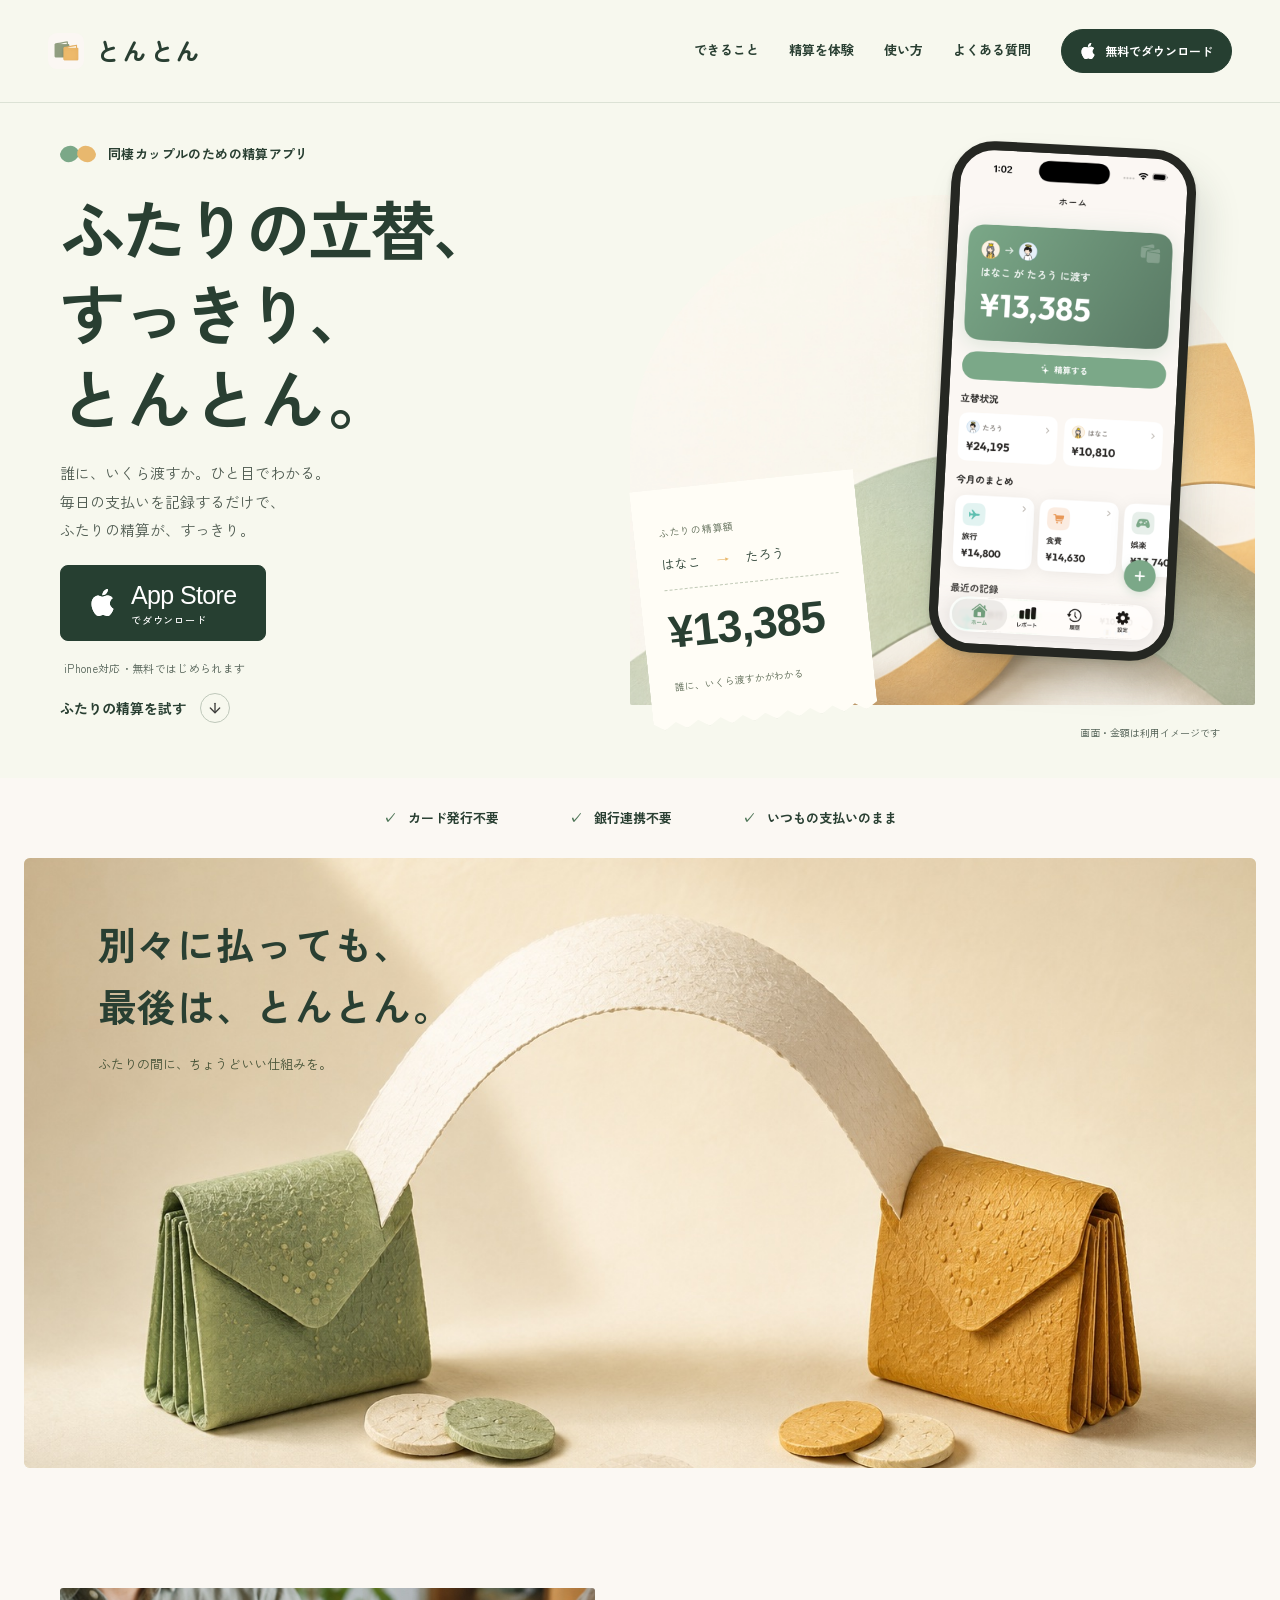
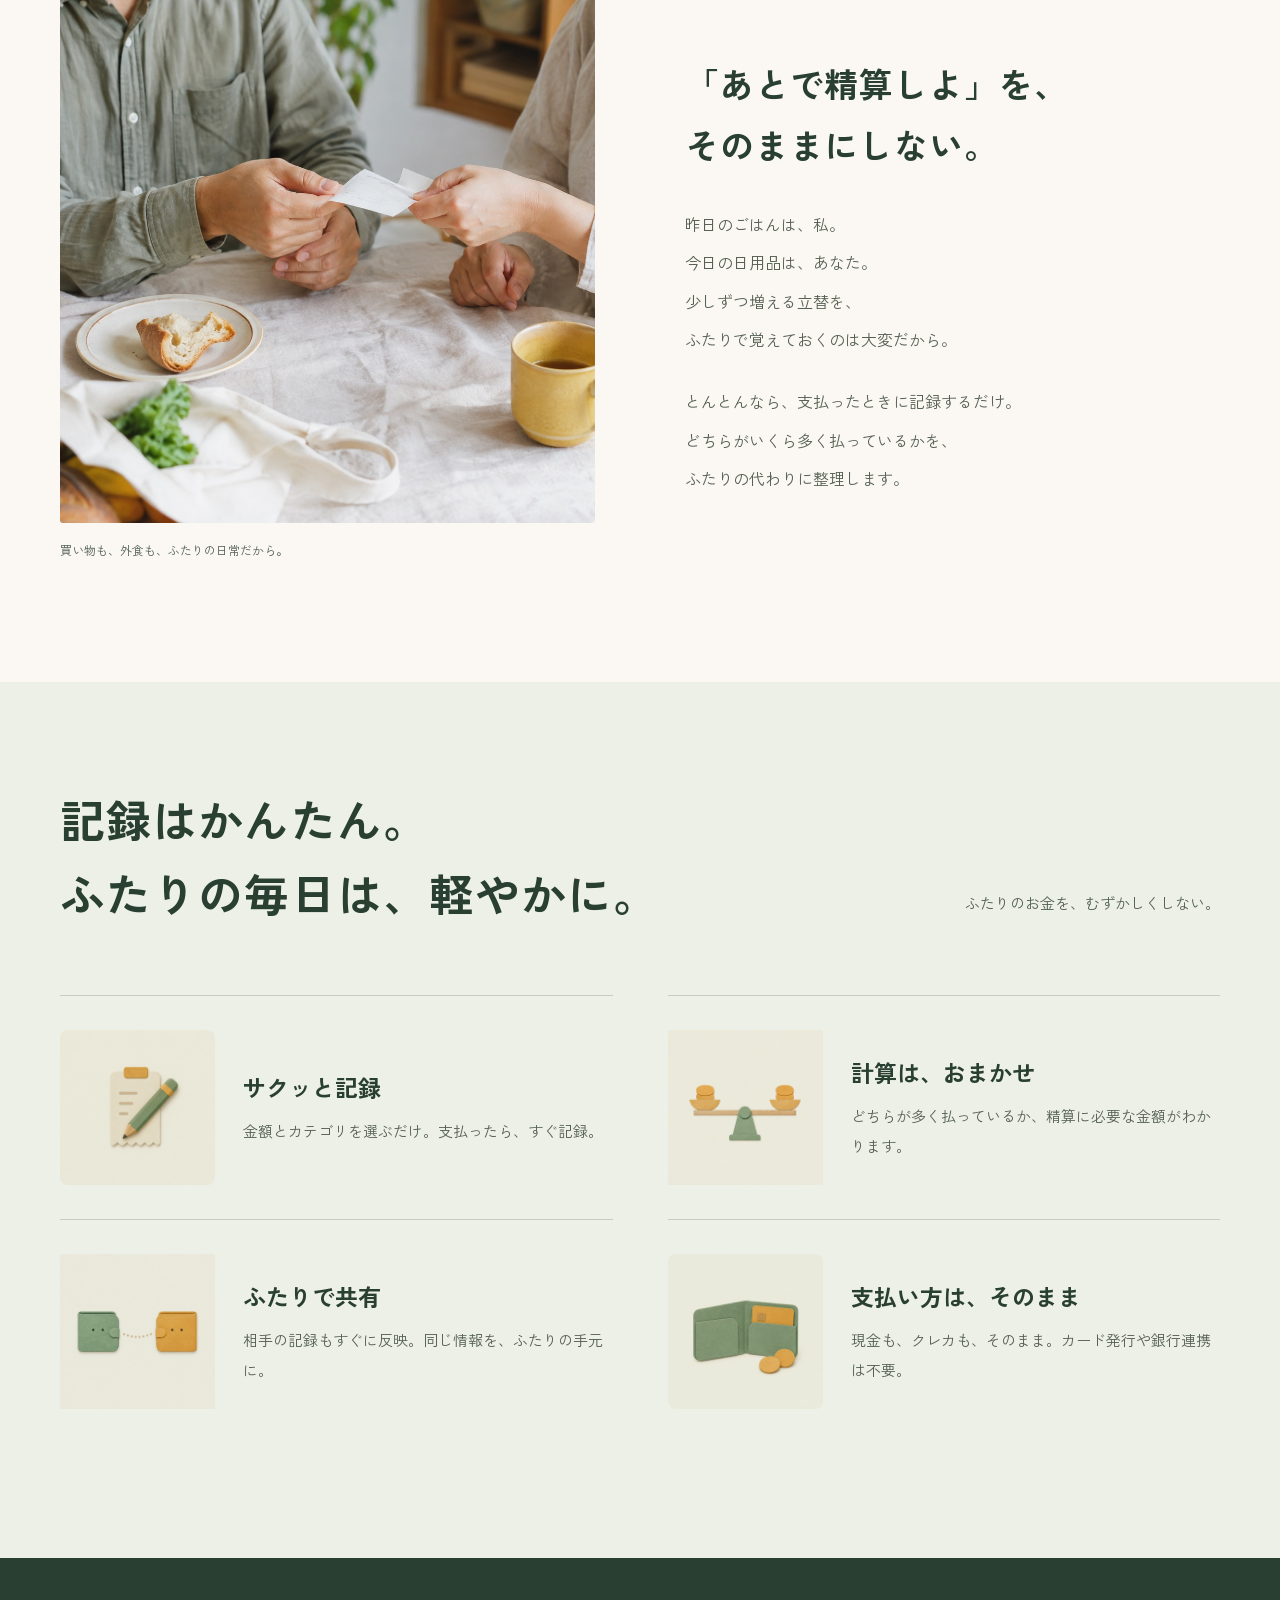
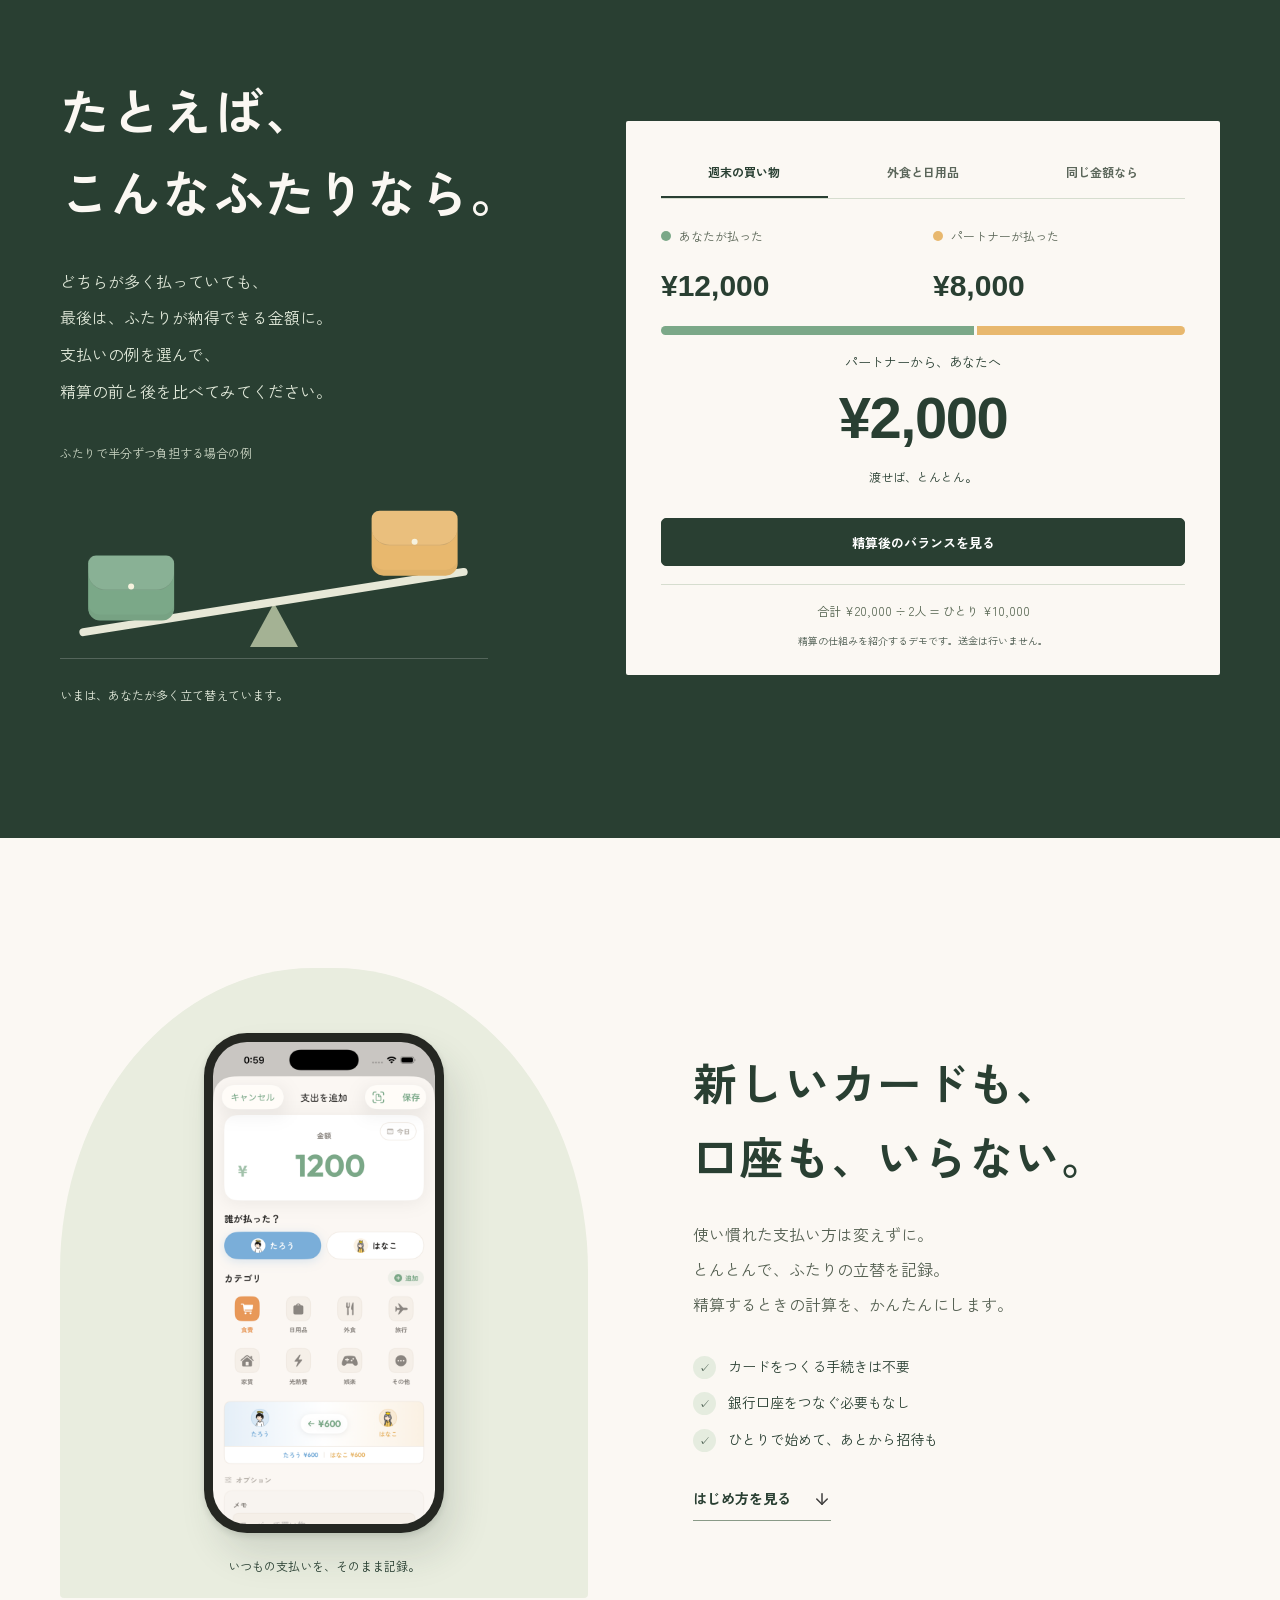
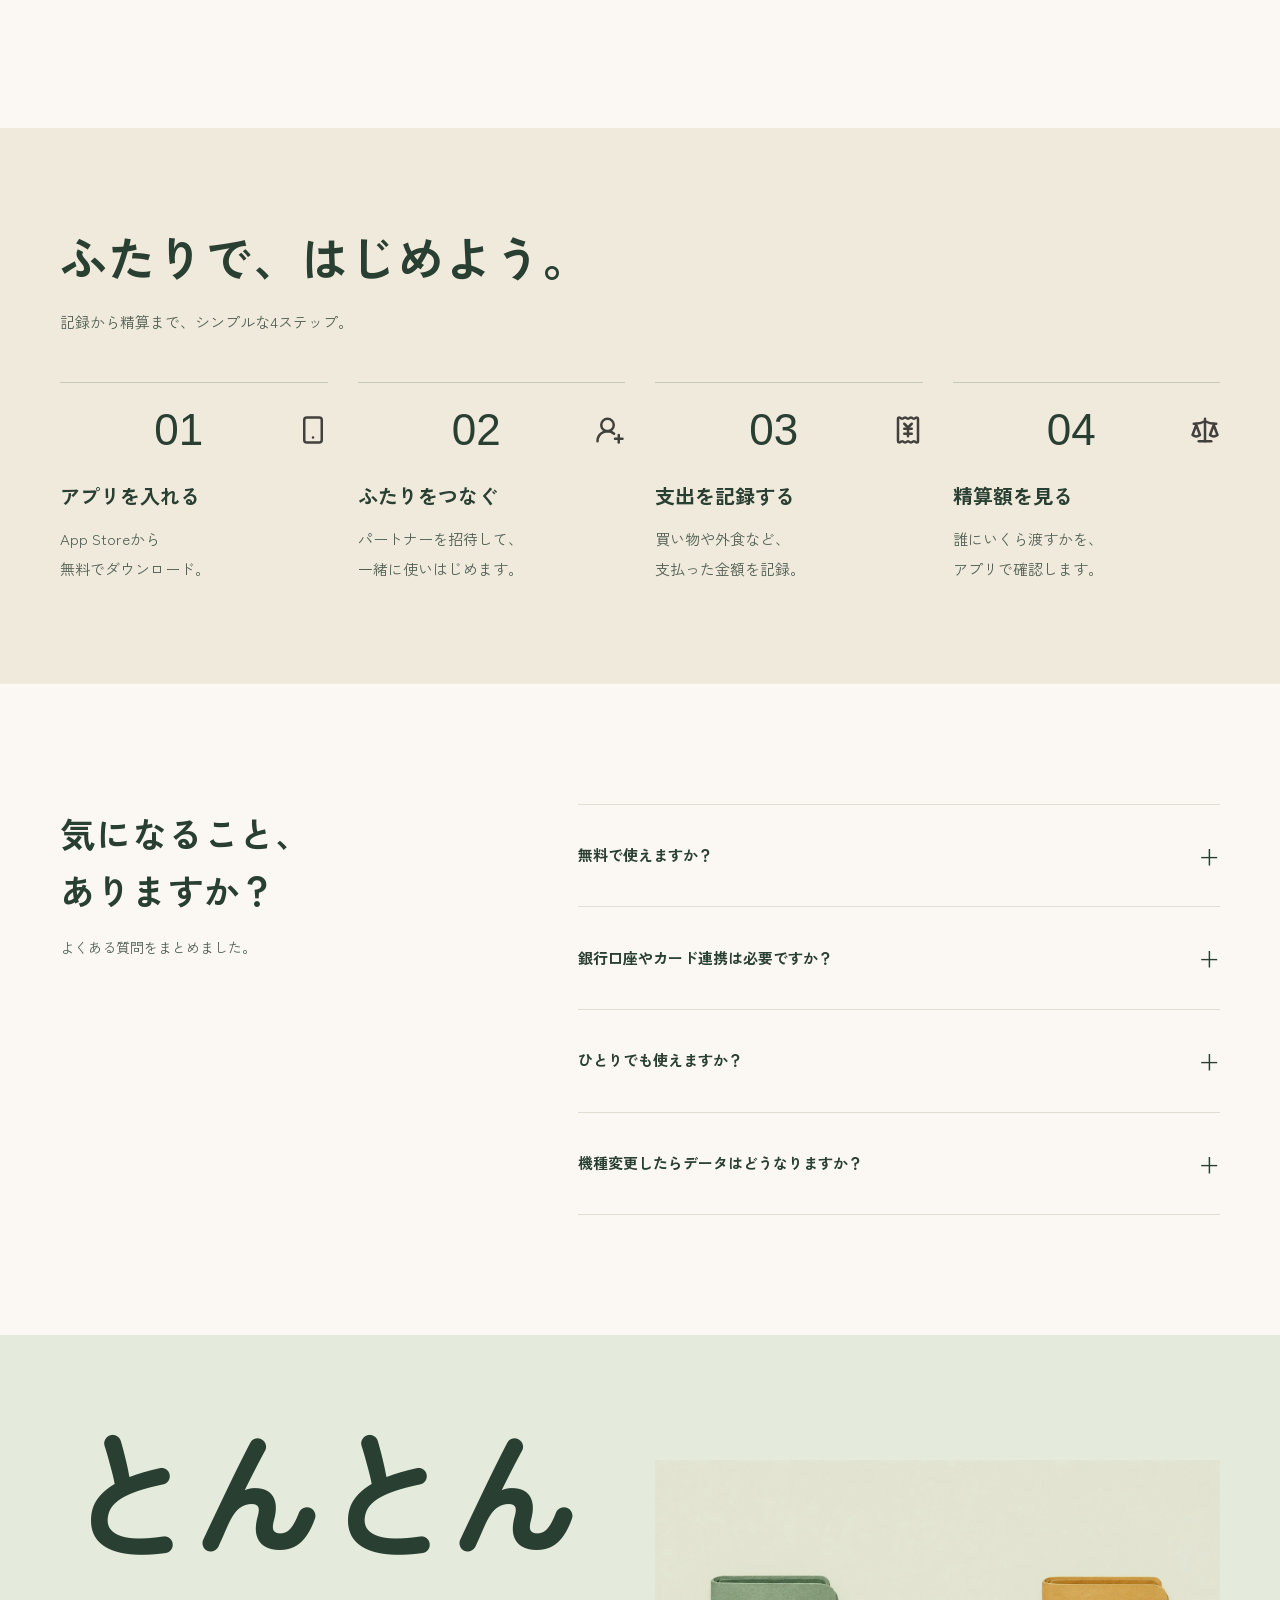
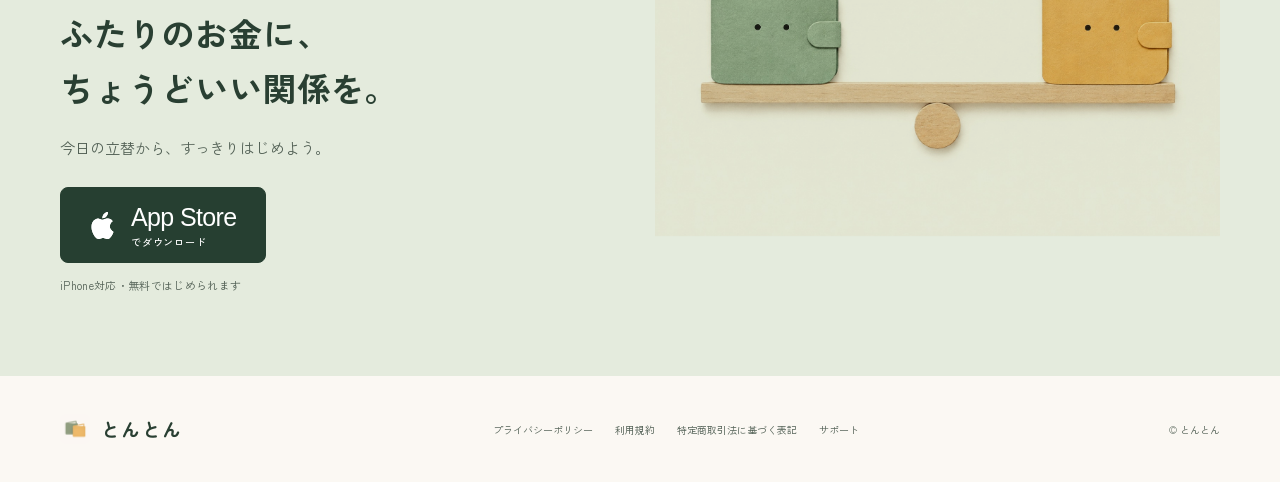
<file: index.html>
<!DOCTYPE html>
<html lang="ja">
<head>
<meta charset="utf-8">
<meta name="viewport" content="width=device-width, initial-scale=1">
<title>とんとん — 同棲カップルのための割り勘・立替精算アプリ</title>
<meta name="description" content="同棲カップル・ふたり暮らしのための割り勘・立替精算アプリ「とんとん」。支出を記録するだけで、どちらがいくら多く払っているか自動で計算。カード発行も銀行連携も不要。iPhone対応・無料でダウンロード。">
<link rel="canonical" href="https://tontonjp.com/">
<meta property="og:title" content="とんとん — ふたりの立替、もう迷わない。">
<meta property="og:description" content="同棲カップルのための割り勘・精算アプリ。記録するだけで、どちらがいくら多く払っているかすぐにわかります。">
<meta property="og:type" content="website">
<meta property="og:url" content="https://tontonjp.com/">
<meta property="og:image" content="https://koachan-dev.github.io/tonton-lp/assets/img/v2/ogp.png">
<meta property="og:site_name" content="とんとん">
<meta property="og:locale" content="ja_JP">
<meta name="twitter:card" content="summary_large_image">
<script type="application/ld+json">
{
  "@context": "https://schema.org",
  "@type": "SoftwareApplication",
  "name": "とんとん",
  "operatingSystem": "iOS",
  "applicationCategory": "FinanceApplication",
  "description": "同棲カップルのための割り勘・立替精算アプリ。支出を記録するだけで、どちらがいくら多く払っているか自動で計算します。",
  "url": "https://koachan-dev.github.io/tonton-lp/",
  "installUrl": "https://apps.apple.com/jp/app/id6760719046",
  "offers": { "@type": "Offer", "price": "0", "priceCurrency": "JPY" }
}
</script>
<script type="application/ld+json">
{
  "@context": "https://schema.org",
  "@type": "FAQPage",
  "mainEntity": [
    { "@type": "Question", "name": "無料で使えますか？", "acceptedAnswer": { "@type": "Answer", "text": "はい、無料でお使いいただけます。記録も精算もそのままどうぞ。" } },
    { "@type": "Question", "name": "銀行口座やカード連携は必要ですか？", "acceptedAnswer": { "@type": "Answer", "text": "いいえ、必要ありません。支払った金額を記録するだけで精算額がわかるので、口座やカードをつなぐ手続きは一切不要です。" } },
    { "@type": "Question", "name": "ひとりでも使えますか？", "acceptedAnswer": { "@type": "Answer", "text": "使えます。まずひとりで記録を始めて、あとからパートナーを招待してふたりの記録をつなげることもできます。" } },
    { "@type": "Question", "name": "機種変更したらデータはどうなりますか？", "acceptedAnswer": { "@type": "Answer", "text": "新しい端末でログインし直すだけで、これまでの記録はそのまま引き継がれます。" } }
  ]
}
</script>
<link rel="icon" type="image/png" href="assets/img/app-icon.png">
<link rel="apple-touch-icon" href="assets/img/app-icon.png">
<link rel="preload" as="image" href="assets/img/screen-home.png">
<link rel="preconnect" href="https://fonts.googleapis.com">
<link rel="preconnect" href="https://fonts.gstatic.com" crossorigin>
<link href="https://fonts.googleapis.com/css2?family=Zen+Maru+Gothic:wght@500;700&family=Zen+Kaku+Gothic+New:wght@400;500;700&display=swap" rel="stylesheet">
<link rel="stylesheet" href="assets/lp.css">
<link rel="stylesheet" href="assets/editorial.css?v=signature-1">
<script src="assets/lp.js?v=signature-1" defer></script>
</head>
<body>
<a class="skip-link" href="#main">本文へスキップ</a>
<header class="site-header">
  <a class="brand" href="#top" aria-label="とんとん トップへ"><img src="assets/img/app-icon.png" alt="" width="36" height="36"><span>とんとん</span></a>
  <nav aria-label="メインナビゲーション"><a class="nav-text" href="#features">できること</a><a class="nav-text" href="#demo">精算を体験</a><a class="nav-text" href="#how">使い方</a><a class="nav-text" href="#faq">よくある質問</a><a class="button button-small" href="https://apps.apple.com/jp/app/id6760719046" target="_blank" rel="noopener"><img class="apple-icon" src="assets/icons/apple.svg" alt="" width="26" height="26" aria-hidden="true"><span>無料でダウンロード</span></a></nav>
</header>
<main id="main">
<section class="hero wrap" id="top" aria-labelledby="hero-title">
  <div class="hero-copy"><p class="audience"><span class="pair-dot" aria-hidden="true"></span>同棲カップルのための精算アプリ</p>
    <h1 id="hero-title"><span>ふたりの立替、</span><br><span>すっきり、</span><br><span>とんとん。</span></h1>
    <p class="lead">誰に、いくら渡すか。ひと目でわかる。<br>毎日の支払いを記録するだけで、<br class="desktop-break">ふたりの精算が、すっきり。</p>
    <a class="button" href="https://apps.apple.com/jp/app/id6760719046" target="_blank" rel="noopener"><img class="apple-icon" src="assets/icons/apple.svg" alt="" width="26" height="26" aria-hidden="true"><span class="store-label"><span>App Store</span><small>でダウンロード</small></span></a>
    <p class="download-note">iPhone対応・無料ではじめられます</p>
    <a class="hero-discover text-link" href="#demo">ふたりの精算を試す <img class="line-icon" src="assets/icons/arrow-down.svg" width="18" height="18" alt=""></a>
  </div>
  <div class="hero-art">
    <img class="hero-paper" src="assets/img/v2/hero-paper.jpg" alt="" width="1536" height="1024" fetchpriority="high">
    <div class="phone hero-phone"><img src="assets/img/screen-home.png" alt="とんとんのホーム画面。はなこがたろうに渡す金額13,385円が表示されています" width="608" height="1322" fetchpriority="high"></div>
    <div class="settlement"><span class="settlement-label">ふたりの精算額</span><p>はなこ <span aria-hidden="true">→</span> たろう</p><strong>¥13,385</strong><small>誰に、いくら渡すかがわかる</small></div>
    <span class="sample-note">画面・金額は利用イメージです</span>
  </div>
</section>
<div class="reassurance wrap"><span>カード発行不要</span><span>銀行連携不要</span><span>いつもの支払いのまま</span></div>
<section class="brand-scene" aria-labelledby="scene-title"><div class="scene-caption"><h2 id="scene-title">別々に払っても、<br>最後は、とんとん。</h2><p>ふたりの間に、ちょうどいい仕組みを。</p></div><img src="assets/img/v3/wallet-bridge.jpg" alt="緑と黄色の財布が、一枚の紙のアーチでつながるイメージ" width="1536" height="1024" loading="lazy"></section>
<section class="story wrap" aria-labelledby="story-title">
  <figure class="story-photo"><img src="assets/img/v2/life-table.jpg" alt="朝の食卓で、ふたりが買い物のレシートを確認しているイメージ" width="1536" height="1024" loading="lazy"><figcaption>買い物も、外食も、ふたりの日常だから。</figcaption></figure>
  <div class="story-copy"><h2 id="story-title">「あとで精算しよ」を、<br>そのままにしない。</h2><p>昨日のごはんは、私。<br>今日の日用品は、あなた。<br>少しずつ増える立替を、<br>ふたりで覚えておくのは大変だから。</p><p>とんとんなら、支払ったときに記録するだけ。<br>どちらがいくら多く払っているかを、<br>ふたりの代わりに整理します。</p></div>
</section>
<section class="features section" id="features" aria-labelledby="features-title">
  <div class="wrap"><div class="section-heading"><h2 id="features-title">記録はかんたん。<br>ふたりの毎日は、軽やかに。</h2><p>ふたりのお金を、むずかしくしない。</p></div>
  <div class="feature-grid">
    <article class="feature"><img src="assets/img/v2/record.jpg" alt="" width="640" height="640" loading="lazy"><h3>サクッと記録</h3><p>金額とカテゴリを選ぶだけ。<br>支払ったら、すぐ記録。</p></article>
    <article class="feature"><img src="assets/img/v2/settle.jpg" alt="" width="640" height="640" loading="lazy"><h3>計算は、おまかせ</h3><p>どちらが多く払っているか、<br>精算に必要な金額がわかります。</p></article>
    <article class="feature"><img src="assets/img/v2/share.jpg" alt="" width="640" height="640" loading="lazy"><h3>ふたりで共有</h3><p>相手の記録もすぐに反映。<br>同じ情報を、ふたりの手元に。</p></article>
    <article class="feature"><img src="assets/img/v2/payment.jpg" alt="" width="640" height="640" loading="lazy"><h3>支払い方は、そのまま</h3><p>現金も、クレカも、そのまま。<br>カード発行や銀行連携は不要。</p></article>
  </div></div>
</section>
<section class="demo-section wrap" id="demo" aria-labelledby="demo-title">
  <div class="demo-copy"><h2 id="demo-title">たとえば、<br>こんなふたりなら。</h2><p>どちらが多く払っていても、<br>最後は、ふたりが納得できる金額に。<br>支払いの例を選んで、<br>精算の前と後を比べてみてください。</p><span class="demo-condition">ふたりで半分ずつ負担する場合の例</span>
    <div class="balance-stage" aria-hidden="true"><div class="balance-beam" id="balance-beam"><span class="balance-wallet wallet-you"></span><span class="balance-wallet wallet-partner"></span></div><span class="balance-fulcrum"></span><span class="balance-ground"></span></div>
    <p class="balance-state" id="balance-state">いまは、あなたが多く立て替えています。</p></div>
  <div class="demo-card">

    <div class="demo-presets" role="group" aria-label="支払いの例"><button type="button" data-scenario="weekend" aria-pressed="true" disabled>週末の買い物</button><button type="button" data-scenario="dinner" aria-pressed="false" disabled>外食と日用品</button><button type="button" data-scenario="equal" aria-pressed="false" disabled>同じ金額なら</button></div>
    <div class="demo-payments"><div class="demo-person"><span class="person-dot sage" aria-hidden="true"></span><span>あなたが払った</span><strong id="paid-you">¥12,000</strong></div><div class="demo-person"><span class="person-dot honey" aria-hidden="true"></span><span>パートナーが払った</span><strong id="paid-partner">¥8,000</strong></div></div>
    <div class="payment-bar" aria-hidden="true"><span id="bar-you" style="width:60%"></span><span id="bar-partner" style="width:40%"></span></div>
    <div class="demo-result" role="status" aria-live="polite" aria-atomic="true"><p id="demo-direction">パートナーから、あなたへ</p><strong id="demo-amount">¥2,000</strong><span id="demo-caption">渡せば、とんとん。</span></div>
    <button class="balance-action" type="button" id="balance-action" disabled>精算後のバランスを見る</button>
    <p class="demo-explanation" id="demo-explanation">合計 ¥20,000 ÷ 2人 = ひとり ¥10,000</p>
    <p class="demo-note">精算の仕組みを紹介するデモです。送金は行いません。</p>
    <noscript><p class="demo-note">例の切り替えにはJavaScriptを有効にしてください。</p></noscript>
  </div>
</section>
<section class="record-section wrap" aria-labelledby="record-title">
  <div class="record-art"><div class="record-orbit" aria-hidden="true"></div><div class="phone record-phone"><img src="assets/img/screen-record.png" alt="支出追加画面で金額とカテゴリを入力するイメージ" width="608" height="1322" loading="lazy"></div><span class="record-caption">いつもの支払いを、そのまま記録。</span></div>
  <div class="record-copy"><h2 id="record-title">新しいカードも、<br>口座も、いらない。</h2><p>使い慣れた支払い方は変えずに。<br>とんとんで、ふたりの立替を記録。<br>精算するときの計算を、かんたんにします。</p><ul class="check-list"><li>カードをつくる手続きは不要</li><li>銀行口座をつなぐ必要もなし</li><li>ひとりで始めて、あとから招待も</li></ul><a class="text-link" href="#how">はじめ方を見る <img class="line-icon" src="assets/icons/arrow-down.svg" width="18" height="18" alt=""></a></div>
</section>
<section class="how section" id="how" aria-labelledby="how-title"><div class="wrap"><div class="section-heading"><h2 id="how-title">ふたりで、はじめよう。</h2><p>記録から精算まで、シンプルな4ステップ。</p></div>
<ol class="steps"><li><span class="step-number">01</span><img class="step-icon" src="assets/icons/smartphone.svg" alt="" width="32" height="32" loading="lazy"><h3>アプリを入れる</h3><p>App Storeから<br>無料でダウンロード。</p></li><li><span class="step-number">02</span><img class="step-icon" src="assets/icons/user-round-plus.svg" alt="" width="32" height="32" loading="lazy"><h3>ふたりをつなぐ</h3><p>パートナーを招待して、<br>一緒に使いはじめます。</p></li><li><span class="step-number">03</span><img class="step-icon" src="assets/icons/receipt-japanese-yen.svg" alt="" width="32" height="32" loading="lazy"><h3>支出を記録する</h3><p>買い物や外食など、<br>支払った金額を記録。</p></li><li><span class="step-number">04</span><img class="step-icon" src="assets/icons/scale.svg" alt="" width="32" height="32" loading="lazy"><h3>精算額を見る</h3><p>誰にいくら渡すかを、<br>アプリで確認します。</p></li></ol></div></section>
<section class="faq wrap" id="faq" aria-labelledby="faq-title"><div class="faq-heading"><h2 id="faq-title">気になること、<br>ありますか？</h2><p>よくある質問をまとめました。</p></div><div class="faq-list">
<details><summary>無料で使えますか？</summary><p>はい、無料でお使いいただけます。記録も精算もそのままどうぞ。</p></details>
<details><summary>銀行口座やカード連携は必要ですか？</summary><p>いいえ、必要ありません。支払った金額を記録するだけで精算額がわかるので、口座やカードをつなぐ手続きは一切不要です。</p></details>
<details><summary>ひとりでも使えますか？</summary><p>使えます。まずひとりで記録を始めて、あとからパートナーを招待してふたりの記録をつなげることもできます。</p></details>
<details><summary>機種変更したらデータはどうなりますか？</summary><p>新しい端末でログインし直すだけで、これまでの記録はそのまま引き継がれます。</p></details>
</div></section>
<section class="closing" id="cta" aria-labelledby="cta-title"><div class="closing-inner wrap"><div class="closing-copy"><span class="brand closing-brand">とんとん</span><h2 id="cta-title">ふたりのお金に、<br>ちょうどいい関係を。</h2><p>今日の立替から、すっきりはじめよう。</p><a class="button" href="https://apps.apple.com/jp/app/id6760719046" target="_blank" rel="noopener"><img class="apple-icon" src="assets/icons/apple.svg" alt="" width="26" height="26" aria-hidden="true"><span class="store-label"><span>App Store</span><small>でダウンロード</small></span></a><p class="download-note">iPhone対応・無料ではじめられます</p></div><img class="closing-art" src="assets/img/v2/wallet-balance.jpg" alt="緑と黄色の財布が、水平なシーソーの上でつり合っています" width="1536" height="1024" loading="lazy"></div></section>
</main>
<footer class="footer wrap"><a class="brand" href="#top"><img src="assets/img/app-icon.png" alt="" width="30" height="30"><span>とんとん</span></a><nav aria-label="フッターナビゲーション"><a href="privacy.html">プライバシーポリシー</a><a href="terms.html">利用規約</a><a href="tokushoho.html">特定商取引法に基づく表記</a><a href="support.html">サポート</a></nav><small>© とんとん</small></footer>
<aside class="mobile-download" aria-label="アプリをダウンロード" hidden><div><strong>とんとん</strong><span>ふたりの立替を、すっきり。</span></div><a class="button button-small" href="https://apps.apple.com/jp/app/id6760719046" target="_blank" rel="noopener"><img class="apple-icon" src="assets/icons/apple.svg" alt="" width="16" height="19"><span>無料で入手</span></a></aside>
</body>
</html>
</file>
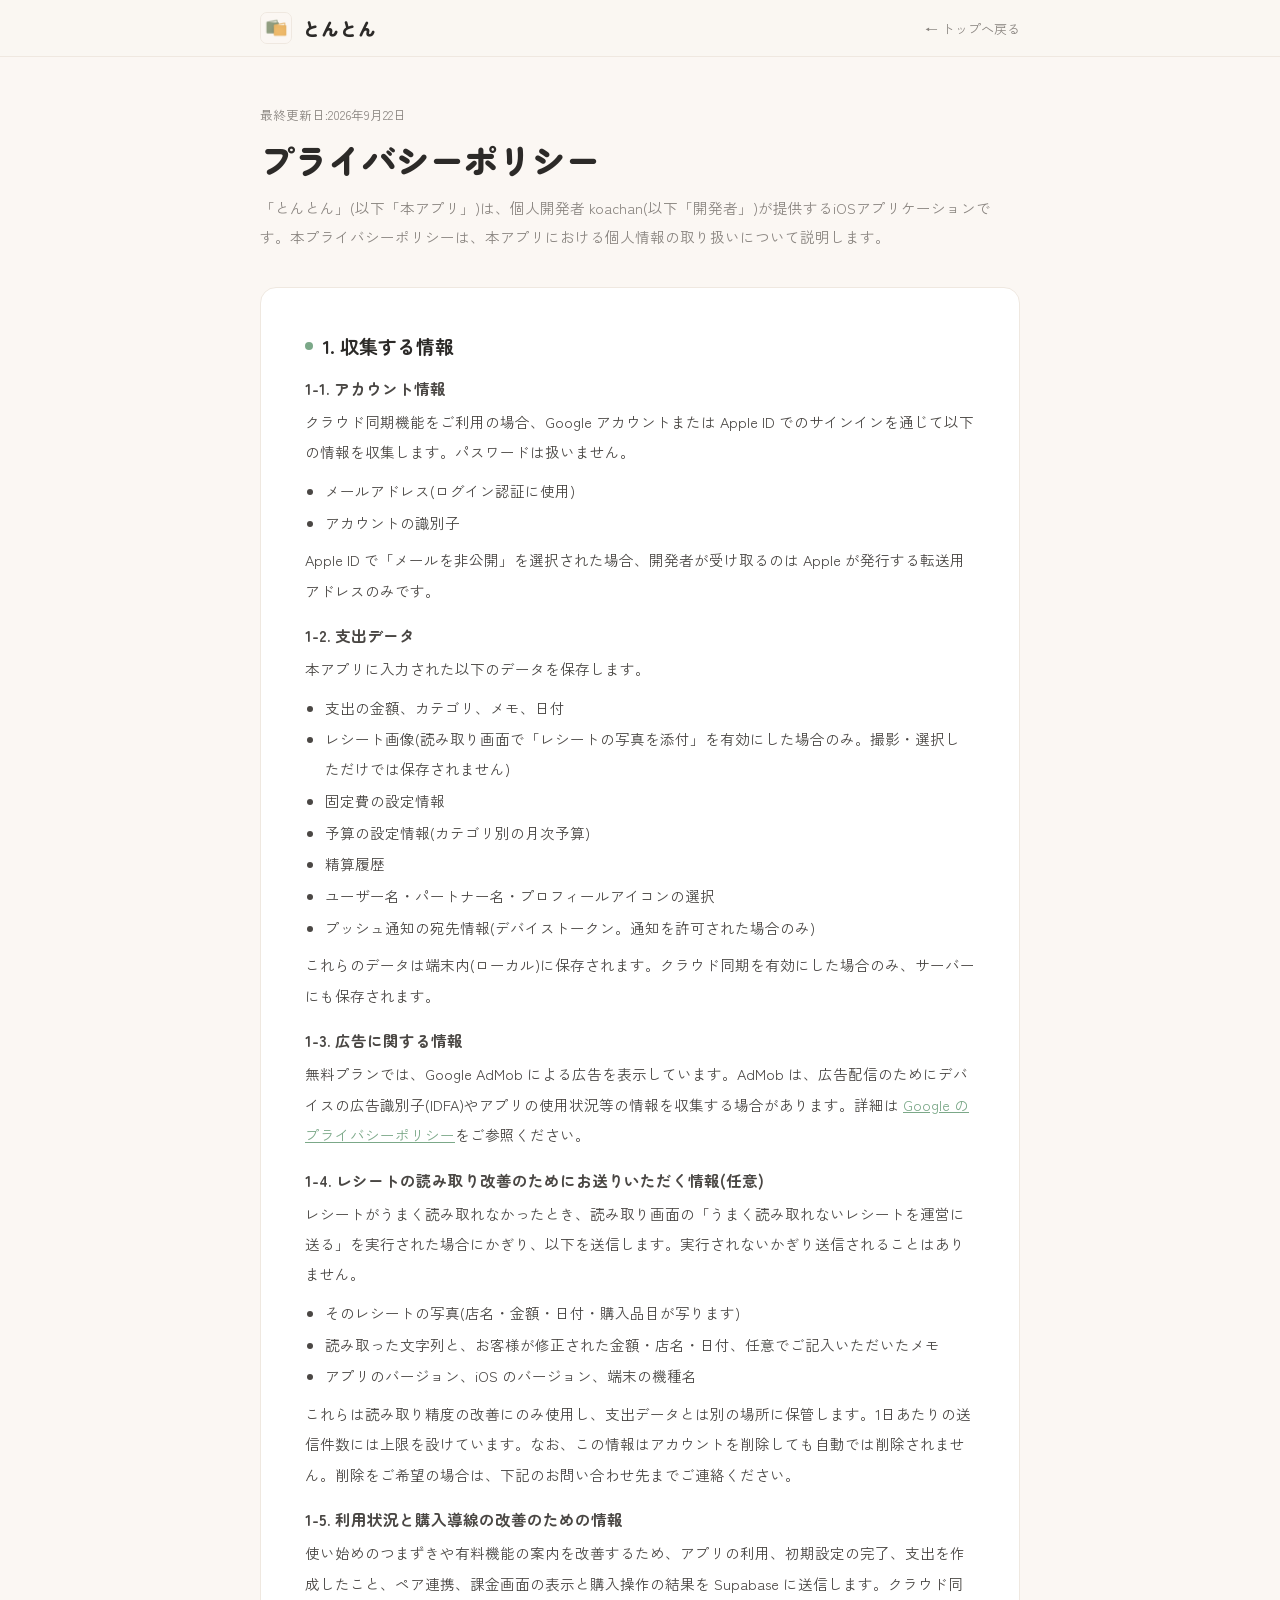
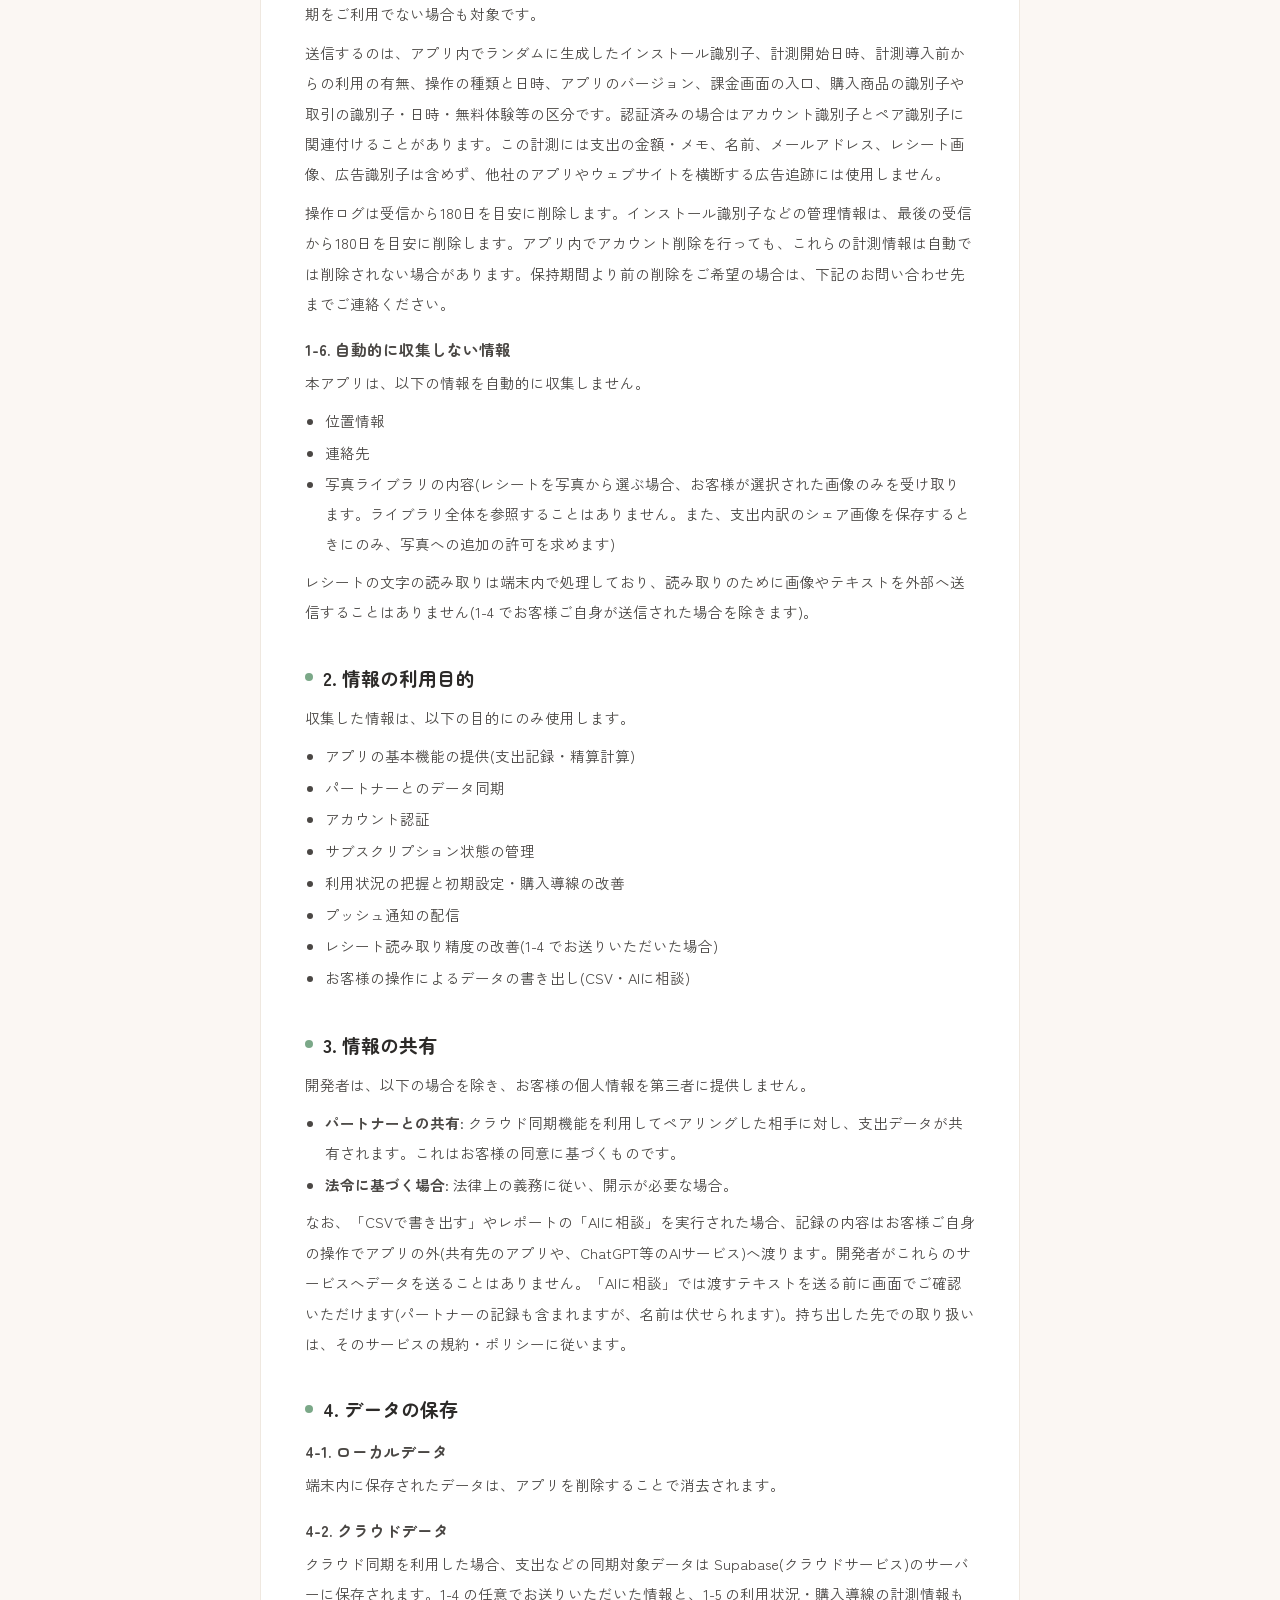
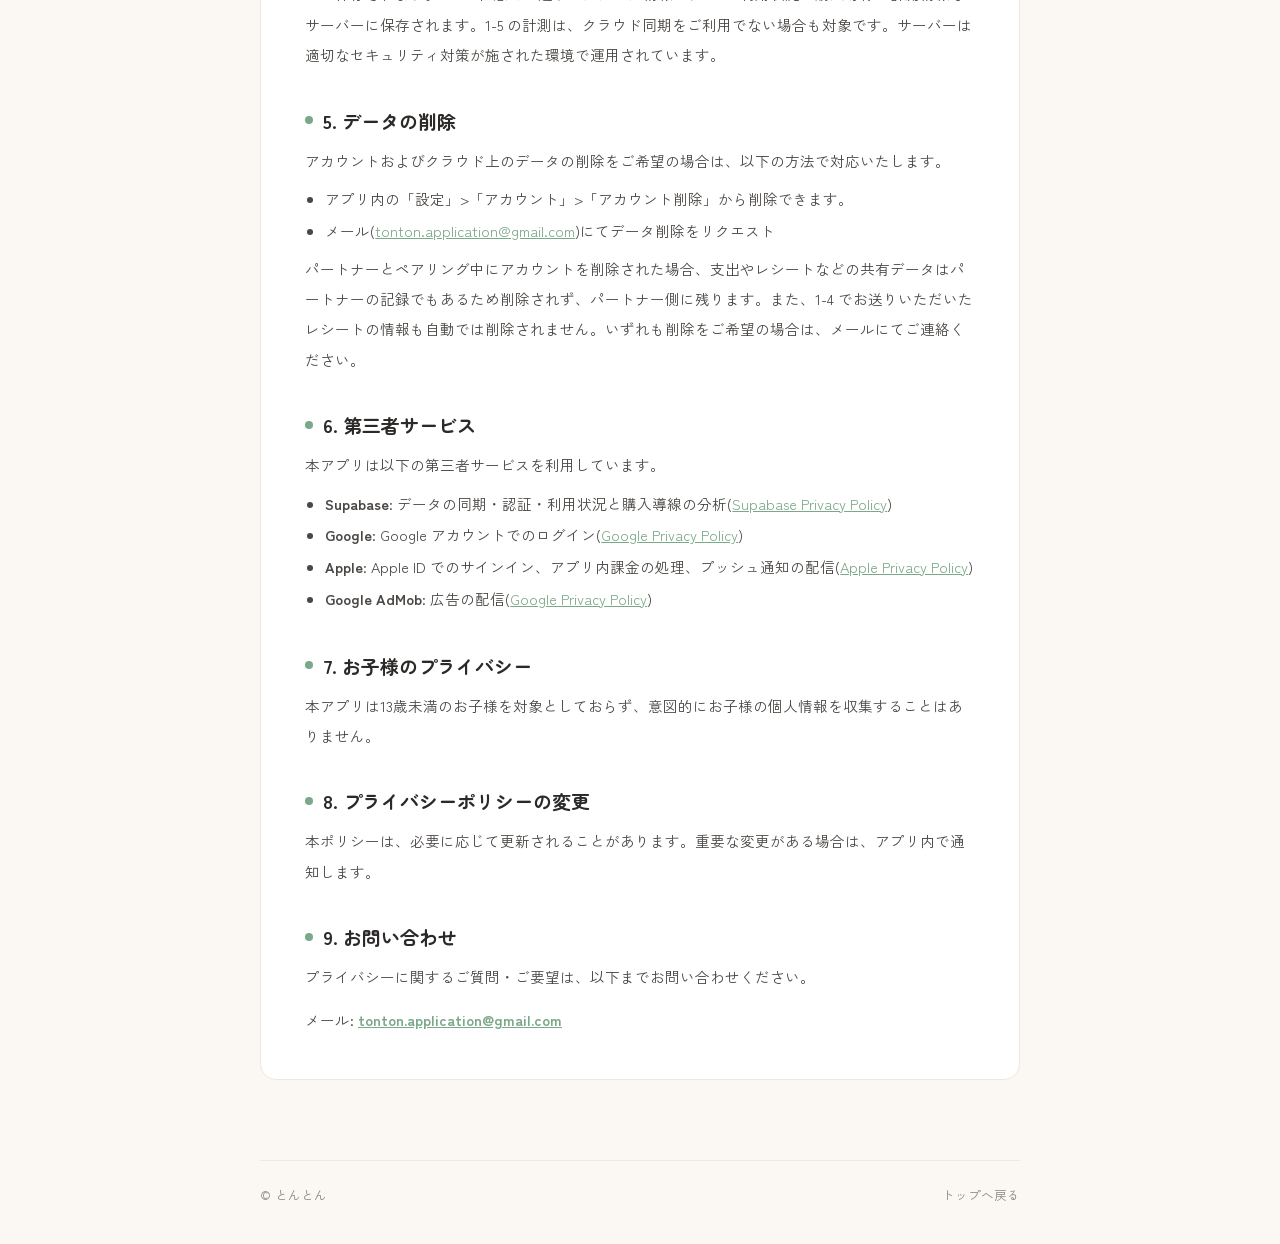
<file: privacy.html>
<!DOCTYPE html>
<html lang="ja">
<head>
<meta charset="utf-8">
<meta name="viewport" content="width=device-width, initial-scale=1">
<title>プライバシーポリシー — とんとん</title>
<meta name="robots" content="noindex">
<link rel="icon" type="image/png" href="assets/img/app-icon.png">
<link rel="preconnect" href="https://fonts.googleapis.com">
<link rel="preconnect" href="https://fonts.gstatic.com" crossorigin>
<link href="https://fonts.googleapis.com/css2?family=Zen+Maru+Gothic:wght@700;900&family=Zen+Kaku+Gothic+New:wght@400;500;700&display=swap" rel="stylesheet">
<style>
:root{
  --matcha:#7BA888; --honey:#E8B86E; --cream:#FBF7F3; --card:#FFFFFF;
  --ink:#2C2A28; --sub:#8A8580; --line:#EFE8E0;
}
body{margin:0;background:var(--cream);color:var(--ink);font-family:'Zen Kaku Gothic New','Hiragino Kaku Gothic ProN',sans-serif;-webkit-font-smoothing:antialiased}
a.flink:hover{color:var(--ink)}
h2.doc{font-family:'Zen Maru Gothic',sans-serif;font-weight:700;font-size:19px;margin:0 0 12px;display:flex;align-items:center;gap:10px}
h2.doc span{width:8px;height:8px;border-radius:50%;background:var(--matcha);flex:none}
h3.doc{font-family:'Zen Maru Gothic',sans-serif;font-weight:700;font-size:15.5px;margin:18px 0 8px;color:#4a4744}
p.doc{font-size:14.5px;line-height:2.1;margin:0;color:#4a4744}
ul.doc{margin:8px 0 0;padding-left:1.4em;font-size:14.5px;line-height:2.05;color:#4a4744}
ul.doc li{margin:2px 0}
a.doc{color:var(--matcha)}
</style>
</head>
<body>

<header style="background:rgba(251,247,243,.88);border-bottom:1px solid var(--line)">
  <div style="max-width:760px;margin:0 auto;padding:12px 24px;display:flex;align-items:center;justify-content:space-between;gap:16px">
    <a href="index.html" style="display:flex;align-items:center;gap:10px;text-decoration:none;color:var(--ink)">
      <img src="assets/img/app-icon.png" alt="とんとんアプリアイコン" style="width:30px;height:30px;border-radius:22%;background:#fff;border:1px solid var(--line);flex:none">
      <span style="font-family:'Zen Maru Gothic',sans-serif;font-weight:900;font-size:18px;letter-spacing:.04em">とんとん</span>
    </a>
    <a href="index.html" class="flink" style="font-size:13px;color:var(--sub);text-decoration:none">← トップへ戻る</a>
  </div>
</header>

<main style="max-width:760px;margin:0 auto;padding:48px 24px 80px">
  <p style="font-size:12.5px;color:var(--sub);margin:0 0 10px">最終更新日:2026年9月22日</p>
  <h1 style="font-family:'Zen Maru Gothic',sans-serif;font-weight:900;font-size:clamp(26px,4vw,34px);margin:0 0 8px;line-height:1.5">プライバシーポリシー</h1>
  <p style="font-size:14.5px;line-height:2;color:var(--sub);margin:0 0 36px;text-wrap:pretty">「とんとん」(以下「本アプリ」)は、個人開発者 koachan(以下「開発者」)が提供するiOSアプリケーションです。本プライバシーポリシーは、本アプリにおける個人情報の取り扱いについて説明します。</p>

  <div style="background:#fff;border:1px solid var(--line);border-radius:16px;padding:clamp(28px,4vw,44px);display:flex;flex-direction:column;gap:36px">
    <section>
      <h2 class="doc"><span></span>1. 収集する情報</h2>
      <h3 class="doc">1-1. アカウント情報</h3>
      <p class="doc">クラウド同期機能をご利用の場合、Google アカウントまたは Apple ID でのサインインを通じて以下の情報を収集します。パスワードは扱いません。</p>
      <ul class="doc">
        <li>メールアドレス(ログイン認証に使用)</li>
        <li>アカウントの識別子</li>
      </ul>
      <p class="doc" style="margin-top:8px">Apple ID で「メールを非公開」を選択された場合、開発者が受け取るのは Apple が発行する転送用アドレスのみです。</p>
      <h3 class="doc">1-2. 支出データ</h3>
      <p class="doc">本アプリに入力された以下のデータを保存します。</p>
      <ul class="doc">
        <li>支出の金額、カテゴリ、メモ、日付</li>
        <li>レシート画像(読み取り画面で「レシートの写真を添付」を有効にした場合のみ。撮影・選択しただけでは保存されません)</li>
        <li>固定費の設定情報</li>
        <li>予算の設定情報(カテゴリ別の月次予算)</li>
        <li>精算履歴</li>
        <li>ユーザー名・パートナー名・プロフィールアイコンの選択</li>
        <li>プッシュ通知の宛先情報(デバイストークン。通知を許可された場合のみ)</li>
      </ul>
      <p class="doc" style="margin-top:8px">これらのデータは端末内(ローカル)に保存されます。クラウド同期を有効にした場合のみ、サーバーにも保存されます。</p>
      <h3 class="doc">1-3. 広告に関する情報</h3>
      <p class="doc">無料プランでは、Google AdMob による広告を表示しています。AdMob は、広告配信のためにデバイスの広告識別子(IDFA)やアプリの使用状況等の情報を収集する場合があります。詳細は <a href="https://policies.google.com/privacy" class="doc" target="_blank" rel="noopener">Google のプライバシーポリシー</a>をご参照ください。</p>
      <h3 class="doc">1-4. レシートの読み取り改善のためにお送りいただく情報(任意)</h3>
      <p class="doc">レシートがうまく読み取れなかったとき、読み取り画面の「うまく読み取れないレシートを運営に送る」を実行された場合にかぎり、以下を送信します。実行されないかぎり送信されることはありません。</p>
      <ul class="doc">
        <li>そのレシートの写真(店名・金額・日付・購入品目が写ります)</li>
        <li>読み取った文字列と、お客様が修正された金額・店名・日付、任意でご記入いただいたメモ</li>
        <li>アプリのバージョン、iOS のバージョン、端末の機種名</li>
      </ul>
      <p class="doc" style="margin-top:8px">これらは読み取り精度の改善にのみ使用し、支出データとは別の場所に保管します。1日あたりの送信件数には上限を設けています。なお、この情報はアカウントを削除しても自動では削除されません。削除をご希望の場合は、下記のお問い合わせ先までご連絡ください。</p>
      <h3 class="doc">1-5. 利用状況と購入導線の改善のための情報</h3>
      <p class="doc">使い始めのつまずきや有料機能の案内を改善するため、アプリの利用、初期設定の完了、支出を作成したこと、ペア連携、課金画面の表示と購入操作の結果を Supabase に送信します。クラウド同期をご利用でない場合も対象です。</p>
      <p class="doc" style="margin-top:8px">送信するのは、アプリ内でランダムに生成したインストール識別子、計測開始日時、計測導入前からの利用の有無、操作の種類と日時、アプリのバージョン、課金画面の入口、購入商品の識別子や取引の識別子・日時・無料体験等の区分です。認証済みの場合はアカウント識別子とペア識別子に関連付けることがあります。この計測には支出の金額・メモ、名前、メールアドレス、レシート画像、広告識別子は含めず、他社のアプリやウェブサイトを横断する広告追跡には使用しません。</p>
      <p class="doc" style="margin-top:8px">操作ログは受信から180日を目安に削除します。インストール識別子などの管理情報は、最後の受信から180日を目安に削除します。アプリ内でアカウント削除を行っても、これらの計測情報は自動では削除されない場合があります。保持期間より前の削除をご希望の場合は、下記のお問い合わせ先までご連絡ください。</p>
      <h3 class="doc">1-6. 自動的に収集しない情報</h3>
      <p class="doc">本アプリは、以下の情報を自動的に収集しません。</p>
      <ul class="doc">
        <li>位置情報</li>
        <li>連絡先</li>
        <li>写真ライブラリの内容(レシートを写真から選ぶ場合、お客様が選択された画像のみを受け取ります。ライブラリ全体を参照することはありません。また、支出内訳のシェア画像を保存するときにのみ、写真への追加の許可を求めます)</li>
      </ul>
      <p class="doc" style="margin-top:8px">レシートの文字の読み取りは端末内で処理しており、読み取りのために画像やテキストを外部へ送信することはありません(1-4 でお客様ご自身が送信された場合を除きます)。</p>
    </section>
    <section>
      <h2 class="doc"><span></span>2. 情報の利用目的</h2>
      <p class="doc">収集した情報は、以下の目的にのみ使用します。</p>
      <ul class="doc">
        <li>アプリの基本機能の提供(支出記録・精算計算)</li>
        <li>パートナーとのデータ同期</li>
        <li>アカウント認証</li>
        <li>サブスクリプション状態の管理</li>
        <li>利用状況の把握と初期設定・購入導線の改善</li>
        <li>プッシュ通知の配信</li>
        <li>レシート読み取り精度の改善(1-4 でお送りいただいた場合)</li>
        <li>お客様の操作によるデータの書き出し(CSV・AIに相談)</li>
      </ul>
    </section>
    <section>
      <h2 class="doc"><span></span>3. 情報の共有</h2>
      <p class="doc">開発者は、以下の場合を除き、お客様の個人情報を第三者に提供しません。</p>
      <ul class="doc">
        <li><strong>パートナーとの共有</strong>: クラウド同期機能を利用してペアリングした相手に対し、支出データが共有されます。これはお客様の同意に基づくものです。</li>
        <li><strong>法令に基づく場合</strong>: 法律上の義務に従い、開示が必要な場合。</li>
      </ul>
      <p class="doc" style="margin-top:8px">なお、「CSVで書き出す」やレポートの「AIに相談」を実行された場合、記録の内容はお客様ご自身の操作でアプリの外(共有先のアプリや、ChatGPT等のAIサービス)へ渡ります。開発者がこれらのサービスへデータを送ることはありません。「AIに相談」では渡すテキストを送る前に画面でご確認いただけます(パートナーの記録も含まれますが、名前は伏せられます)。持ち出した先での取り扱いは、そのサービスの規約・ポリシーに従います。</p>
    </section>
    <section>
      <h2 class="doc"><span></span>4. データの保存</h2>
      <h3 class="doc">4-1. ローカルデータ</h3>
      <p class="doc">端末内に保存されたデータは、アプリを削除することで消去されます。</p>
      <h3 class="doc">4-2. クラウドデータ</h3>
      <p class="doc">クラウド同期を利用した場合、支出などの同期対象データは Supabase(クラウドサービス)のサーバーに保存されます。1-4 の任意でお送りいただいた情報と、1-5 の利用状況・購入導線の計測情報もサーバーに保存されます。1-5 の計測は、クラウド同期をご利用でない場合も対象です。サーバーは適切なセキュリティ対策が施された環境で運用されています。</p>
    </section>
    <section>
      <h2 class="doc"><span></span>5. データの削除</h2>
      <p class="doc">アカウントおよびクラウド上のデータの削除をご希望の場合は、以下の方法で対応いたします。</p>
      <ul class="doc">
        <li>アプリ内の「設定」&gt;「アカウント」&gt;「アカウント削除」から削除できます。</li>
        <li>メール(<a href="mailto:tonton.application@gmail.com" class="doc">tonton.application@gmail.com</a>)にてデータ削除をリクエスト</li>
      </ul>
      <p class="doc" style="margin-top:8px">パートナーとペアリング中にアカウントを削除された場合、支出やレシートなどの共有データはパートナーの記録でもあるため削除されず、パートナー側に残ります。また、1-4 でお送りいただいたレシートの情報も自動では削除されません。いずれも削除をご希望の場合は、メールにてご連絡ください。</p>
    </section>
    <section>
      <h2 class="doc"><span></span>6. 第三者サービス</h2>
      <p class="doc">本アプリは以下の第三者サービスを利用しています。</p>
      <ul class="doc">
        <li><strong>Supabase</strong>: データの同期・認証・利用状況と購入導線の分析(<a href="https://supabase.com/privacy" class="doc" target="_blank" rel="noopener">Supabase Privacy Policy</a>)</li>
        <li><strong>Google</strong>: Google アカウントでのログイン(<a href="https://policies.google.com/privacy" class="doc" target="_blank" rel="noopener">Google Privacy Policy</a>)</li>
        <li><strong>Apple</strong>: Apple ID でのサインイン、アプリ内課金の処理、プッシュ通知の配信(<a href="https://www.apple.com/legal/privacy/" class="doc" target="_blank" rel="noopener">Apple Privacy Policy</a>)</li>
        <li><strong>Google AdMob</strong>: 広告の配信(<a href="https://policies.google.com/privacy" class="doc" target="_blank" rel="noopener">Google Privacy Policy</a>)</li>
      </ul>
    </section>
    <section>
      <h2 class="doc"><span></span>7. お子様のプライバシー</h2>
      <p class="doc">本アプリは13歳未満のお子様を対象としておらず、意図的にお子様の個人情報を収集することはありません。</p>
    </section>
    <section>
      <h2 class="doc"><span></span>8. プライバシーポリシーの変更</h2>
      <p class="doc">本ポリシーは、必要に応じて更新されることがあります。重要な変更がある場合は、アプリ内で通知します。</p>
    </section>
    <section>
      <h2 class="doc"><span></span>9. お問い合わせ</h2>
      <p class="doc">プライバシーに関するご質問・ご要望は、以下までお問い合わせください。</p>
      <p class="doc" style="margin-top:12px">メール: <a href="mailto:tonton.application@gmail.com" class="doc" style="font-weight:700">tonton.application@gmail.com</a></p>
    </section>
  </div>
</main>

<footer style="max-width:760px;margin:0 auto;padding:0 24px 40px">
  <div style="border-top:1px solid var(--line);padding-top:24px;display:flex;flex-wrap:wrap;justify-content:space-between;gap:12px;font-size:12.5px;color:var(--sub)">
    <span>© とんとん</span>
    <a href="index.html" class="flink" style="color:var(--sub);text-decoration:none">トップへ戻る</a>
  </div>
</footer>

</body>
</html>
</file>
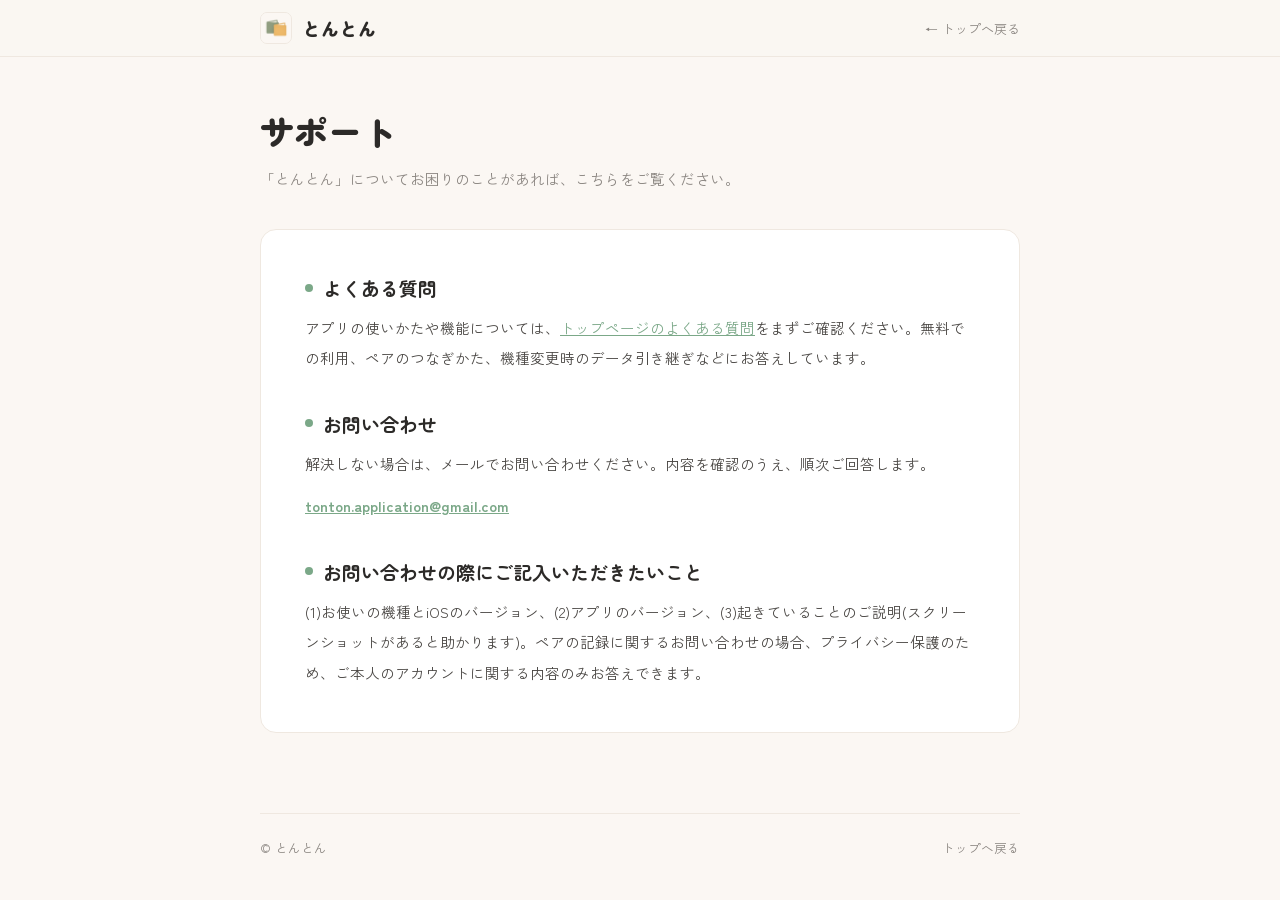
<file: support.html>
<!DOCTYPE html>
<html lang="ja">
<head>
<meta charset="utf-8">
<meta name="viewport" content="width=device-width, initial-scale=1">
<title>サポート — とんとん</title>
<meta name="robots" content="noindex">
<link rel="icon" type="image/png" href="assets/img/app-icon.png">
<link rel="preconnect" href="https://fonts.googleapis.com">
<link rel="preconnect" href="https://fonts.gstatic.com" crossorigin>
<link href="https://fonts.googleapis.com/css2?family=Zen+Maru+Gothic:wght@700;900&family=Zen+Kaku+Gothic+New:wght@400;500;700&display=swap" rel="stylesheet">
<style>
:root{
  --matcha:#7BA888; --honey:#E8B86E; --cream:#FBF7F3; --card:#FFFFFF;
  --ink:#2C2A28; --sub:#8A8580; --line:#EFE8E0;
}
body{margin:0;background:var(--cream);color:var(--ink);font-family:'Zen Kaku Gothic New','Hiragino Kaku Gothic ProN',sans-serif;-webkit-font-smoothing:antialiased}
a.flink:hover{color:var(--ink)}
h2.doc{font-family:'Zen Maru Gothic',sans-serif;font-weight:700;font-size:19px;margin:0 0 12px;display:flex;align-items:center;gap:10px}
h2.doc span{width:8px;height:8px;border-radius:50%;background:var(--matcha);flex:none}
p.doc{font-size:14.5px;line-height:2.1;margin:0;color:#4a4744}
</style>
</head>
<body>

<header style="background:rgba(251,247,243,.88);border-bottom:1px solid var(--line)">
  <div style="max-width:760px;margin:0 auto;padding:12px 24px;display:flex;align-items:center;justify-content:space-between;gap:16px">
    <a href="index.html" style="display:flex;align-items:center;gap:10px;text-decoration:none;color:var(--ink)">
      <img src="assets/img/app-icon.png" alt="とんとんアプリアイコン" style="width:30px;height:30px;border-radius:22%;background:#fff;border:1px solid var(--line);flex:none">
      <span style="font-family:'Zen Maru Gothic',sans-serif;font-weight:900;font-size:18px;letter-spacing:.04em">とんとん</span>
    </a>
    <a href="index.html" class="flink" style="font-size:13px;color:var(--sub);text-decoration:none">← トップへ戻る</a>
  </div>
</header>

<main style="max-width:760px;margin:0 auto;padding:48px 24px 80px">
  <h1 style="font-family:'Zen Maru Gothic',sans-serif;font-weight:900;font-size:clamp(26px,4vw,34px);margin:0 0 8px;line-height:1.5">サポート</h1>
  <p style="font-size:14.5px;line-height:2;color:var(--sub);margin:0 0 36px;text-wrap:pretty">「とんとん」についてお困りのことがあれば、こちらをご覧ください。</p>

  <div style="background:#fff;border:1px solid var(--line);border-radius:16px;padding:clamp(28px,4vw,44px);display:flex;flex-direction:column;gap:36px">
    <section>
      <h2 class="doc"><span></span>よくある質問</h2>
      <p class="doc">アプリの使いかたや機能については、<a href="index.html#faq" style="color:var(--matcha)">トップページのよくある質問</a>をまずご確認ください。無料での利用、ペアのつなぎかた、機種変更時のデータ引き継ぎなどにお答えしています。</p>
    </section>
    <section>
      <h2 class="doc"><span></span>お問い合わせ</h2>
      <p class="doc">解決しない場合は、メールでお問い合わせください。内容を確認のうえ、順次ご回答します。</p>
      <p class="doc" style="margin-top:12px"><a href="mailto:tonton.application@gmail.com" style="color:var(--matcha);font-weight:700">tonton.application@gmail.com</a></p>
    </section>
    <section>
      <h2 class="doc"><span></span>お問い合わせの際にご記入いただきたいこと</h2>
      <p class="doc">(1)お使いの機種とiOSのバージョン、(2)アプリのバージョン、(3)起きていることのご説明(スクリーンショットがあると助かります)。ペアの記録に関するお問い合わせの場合、プライバシー保護のため、ご本人のアカウントに関する内容のみお答えできます。</p>
    </section>
  </div>
</main>

<footer style="max-width:760px;margin:0 auto;padding:0 24px 40px">
  <div style="border-top:1px solid var(--line);padding-top:24px;display:flex;flex-wrap:wrap;justify-content:space-between;gap:12px;font-size:12.5px;color:var(--sub)">
    <span>© とんとん</span>
    <a href="index.html" class="flink" style="color:var(--sub);text-decoration:none">トップへ戻る</a>
  </div>
</footer>

</body>
</html>
</file>
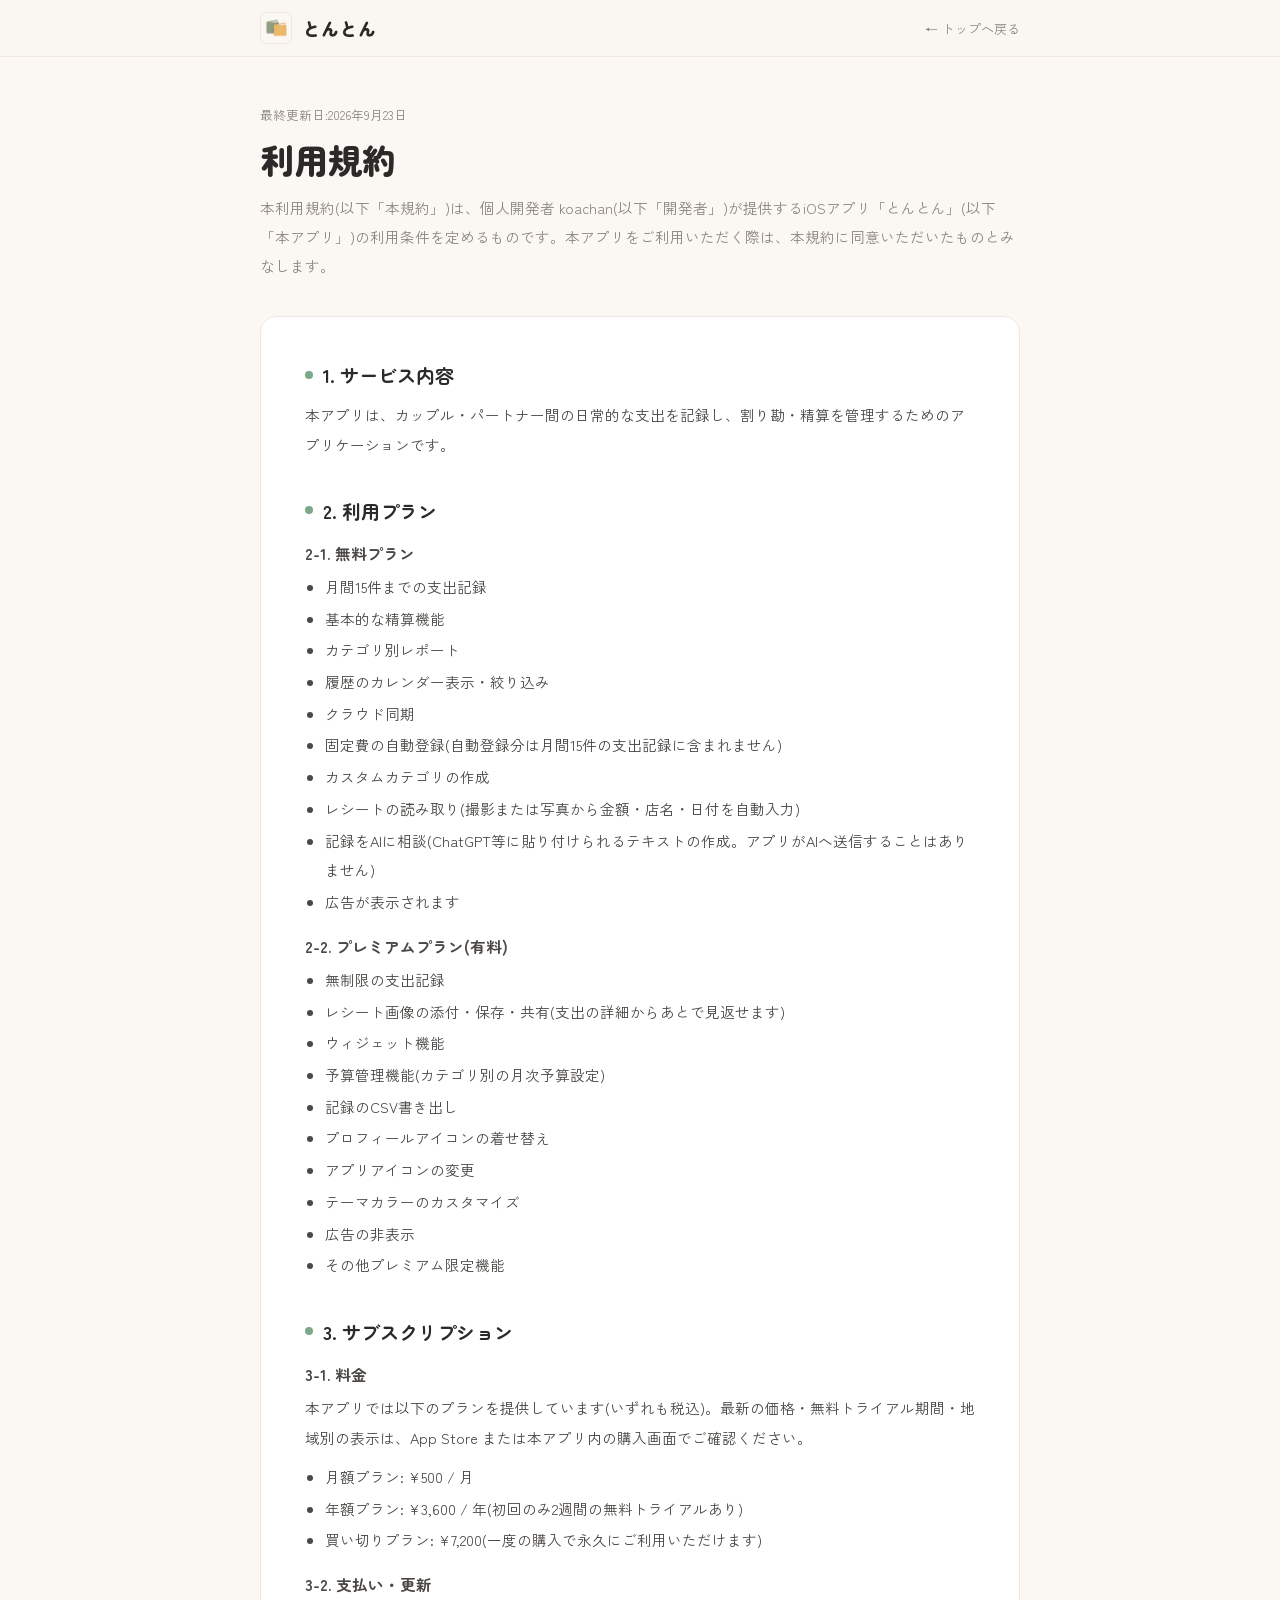
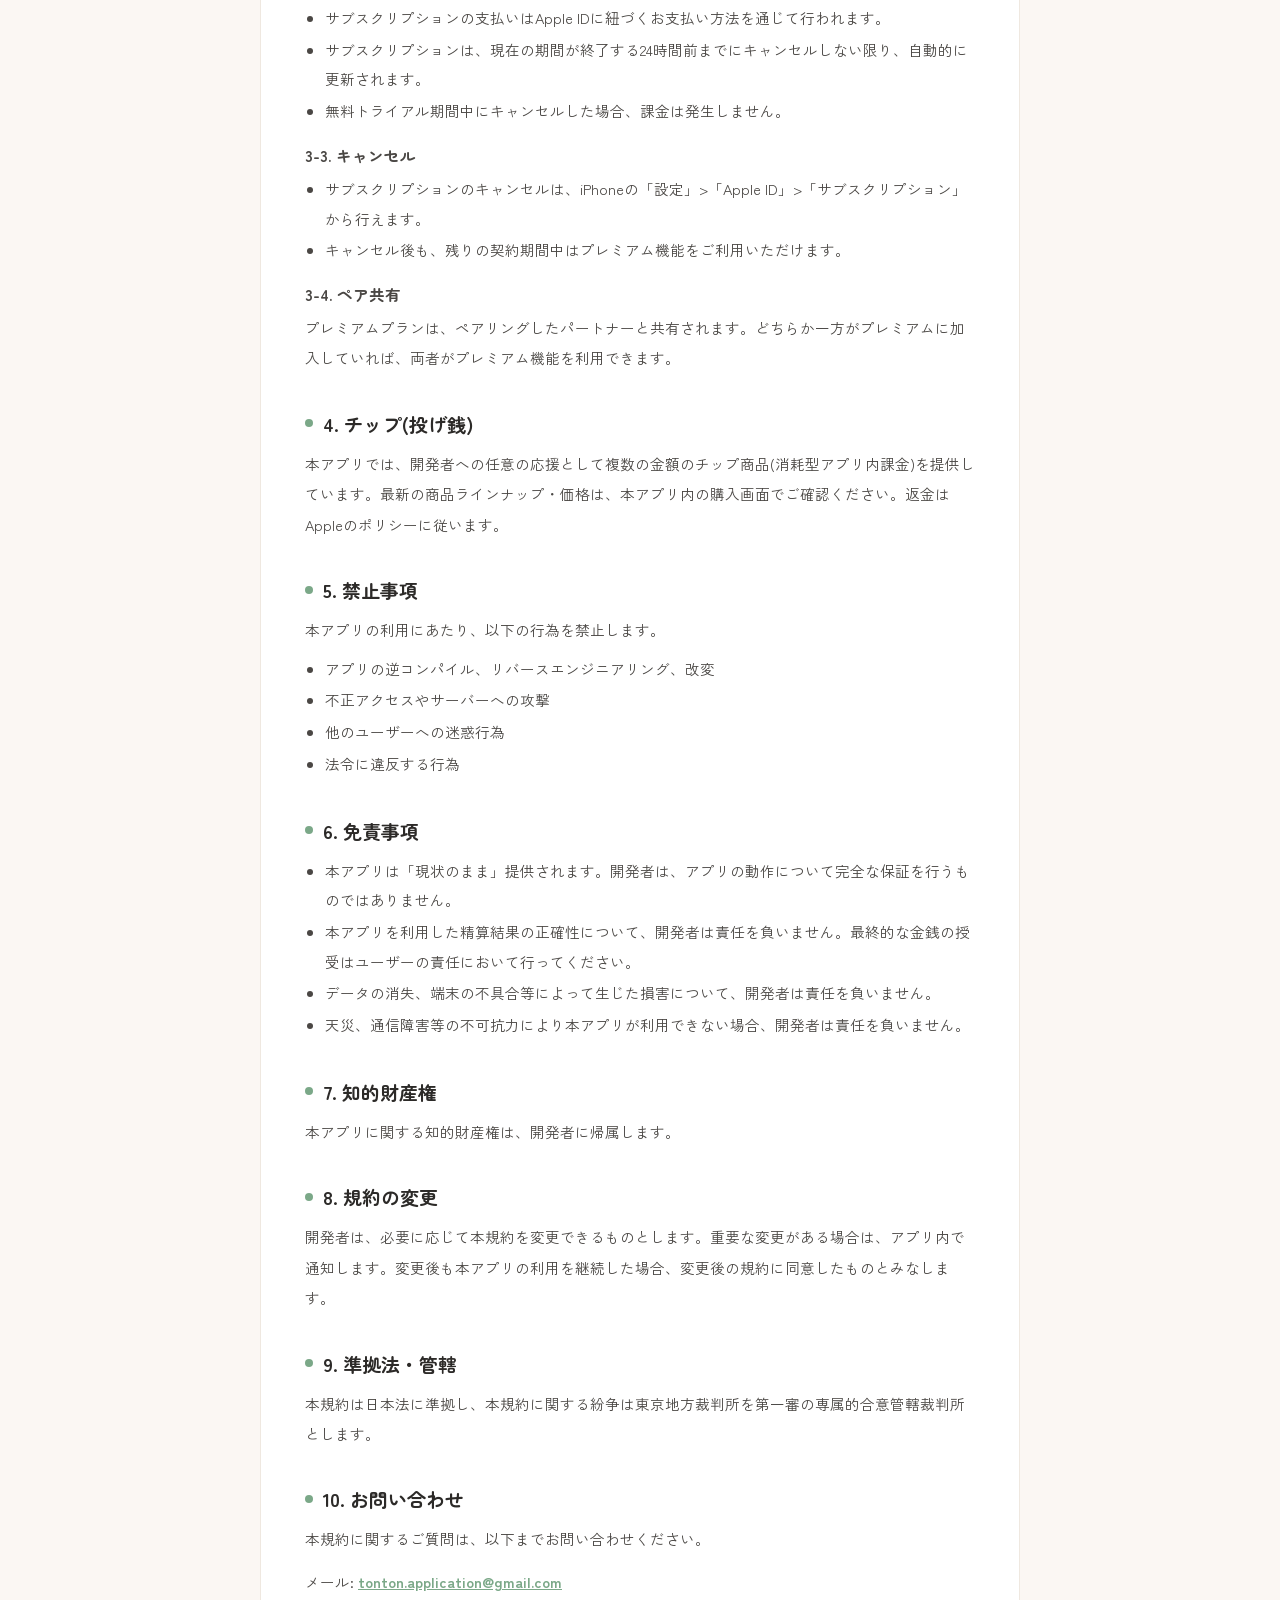
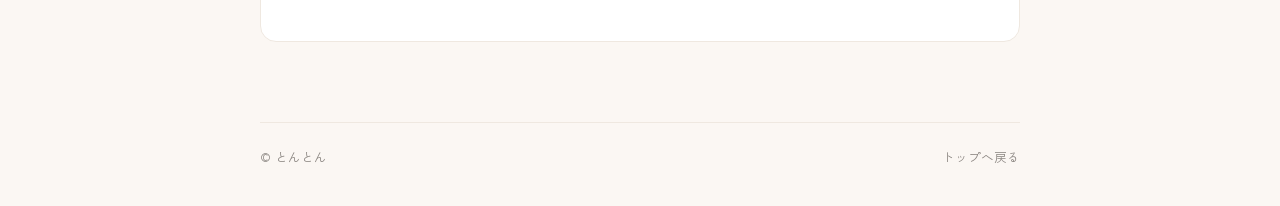
<file: terms.html>
<!DOCTYPE html>
<html lang="ja">
<head>
<meta charset="utf-8">
<meta name="viewport" content="width=device-width, initial-scale=1">
<title>利用規約 — とんとん</title>
<meta name="robots" content="noindex">
<link rel="icon" type="image/png" href="assets/img/app-icon.png">
<link rel="preconnect" href="https://fonts.googleapis.com">
<link rel="preconnect" href="https://fonts.gstatic.com" crossorigin>
<link href="https://fonts.googleapis.com/css2?family=Zen+Maru+Gothic:wght@700;900&family=Zen+Kaku+Gothic+New:wght@400;500;700&display=swap" rel="stylesheet">
<style>
:root{
  --matcha:#7BA888; --honey:#E8B86E; --cream:#FBF7F3; --card:#FFFFFF;
  --ink:#2C2A28; --sub:#8A8580; --line:#EFE8E0;
}
body{margin:0;background:var(--cream);color:var(--ink);font-family:'Zen Kaku Gothic New','Hiragino Kaku Gothic ProN',sans-serif;-webkit-font-smoothing:antialiased}
a.flink:hover{color:var(--ink)}
h2.doc{font-family:'Zen Maru Gothic',sans-serif;font-weight:700;font-size:19px;margin:0 0 12px;display:flex;align-items:center;gap:10px}
h2.doc span{width:8px;height:8px;border-radius:50%;background:var(--matcha);flex:none}
h3.doc{font-family:'Zen Maru Gothic',sans-serif;font-weight:700;font-size:15.5px;margin:18px 0 8px;color:#4a4744}
p.doc{font-size:14.5px;line-height:2.1;margin:0;color:#4a4744}
ul.doc{margin:8px 0 0;padding-left:1.4em;font-size:14.5px;line-height:2.05;color:#4a4744}
ul.doc li{margin:2px 0}
a.doc{color:var(--matcha)}
</style>
</head>
<body>

<header style="background:rgba(251,247,243,.88);border-bottom:1px solid var(--line)">
  <div style="max-width:760px;margin:0 auto;padding:12px 24px;display:flex;align-items:center;justify-content:space-between;gap:16px">
    <a href="index.html" style="display:flex;align-items:center;gap:10px;text-decoration:none;color:var(--ink)">
      <img src="assets/img/app-icon.png" alt="とんとんアプリアイコン" style="width:30px;height:30px;border-radius:22%;background:#fff;border:1px solid var(--line);flex:none">
      <span style="font-family:'Zen Maru Gothic',sans-serif;font-weight:900;font-size:18px;letter-spacing:.04em">とんとん</span>
    </a>
    <a href="index.html" class="flink" style="font-size:13px;color:var(--sub);text-decoration:none">← トップへ戻る</a>
  </div>
</header>

<main style="max-width:760px;margin:0 auto;padding:48px 24px 80px">
  <p style="font-size:12.5px;color:var(--sub);margin:0 0 10px">最終更新日:2026年9月23日</p>
  <h1 style="font-family:'Zen Maru Gothic',sans-serif;font-weight:900;font-size:clamp(26px,4vw,34px);margin:0 0 8px;line-height:1.5">利用規約</h1>
  <p style="font-size:14.5px;line-height:2;color:var(--sub);margin:0 0 36px;text-wrap:pretty">本利用規約(以下「本規約」)は、個人開発者 koachan(以下「開発者」)が提供するiOSアプリ「とんとん」(以下「本アプリ」)の利用条件を定めるものです。本アプリをご利用いただく際は、本規約に同意いただいたものとみなします。</p>

  <div style="background:#fff;border:1px solid var(--line);border-radius:16px;padding:clamp(28px,4vw,44px);display:flex;flex-direction:column;gap:36px">
    <section>
      <h2 class="doc"><span></span>1. サービス内容</h2>
      <p class="doc">本アプリは、カップル・パートナー間の日常的な支出を記録し、割り勘・精算を管理するためのアプリケーションです。</p>
    </section>
    <section>
      <h2 class="doc"><span></span>2. 利用プラン</h2>
      <h3 class="doc">2-1. 無料プラン</h3>
      <ul class="doc">
        <li>月間15件までの支出記録</li>
        <li>基本的な精算機能</li>
        <li>カテゴリ別レポート</li>
        <li>履歴のカレンダー表示・絞り込み</li>
        <li>クラウド同期</li>
        <li>固定費の自動登録(自動登録分は月間15件の支出記録に含まれません)</li>
        <li>カスタムカテゴリの作成</li>
        <li>レシートの読み取り(撮影または写真から金額・店名・日付を自動入力)</li>
        <li>記録をAIに相談(ChatGPT等に貼り付けられるテキストの作成。アプリがAIへ送信することはありません)</li>
        <li>広告が表示されます</li>
      </ul>
      <h3 class="doc">2-2. プレミアムプラン(有料)</h3>
      <ul class="doc">
        <li>無制限の支出記録</li>
        <li>レシート画像の添付・保存・共有(支出の詳細からあとで見返せます)</li>
        <li>ウィジェット機能</li>
        <li>予算管理機能(カテゴリ別の月次予算設定)</li>
        <li>記録のCSV書き出し</li>
        <li>プロフィールアイコンの着せ替え</li>
        <li>アプリアイコンの変更</li>
        <li>テーマカラーのカスタマイズ</li>
        <li>広告の非表示</li>
        <li>その他プレミアム限定機能</li>
      </ul>
    </section>
    <section>
      <h2 class="doc"><span></span>3. サブスクリプション</h2>
      <h3 class="doc">3-1. 料金</h3>
      <p class="doc">本アプリでは以下のプランを提供しています(いずれも税込)。最新の価格・無料トライアル期間・地域別の表示は、App Store または本アプリ内の購入画面でご確認ください。</p>
      <ul class="doc">
        <li>月額プラン: ¥500 / 月</li>
        <li>年額プラン: ¥3,600 / 年(初回のみ2週間の無料トライアルあり)</li>
        <li>買い切りプラン: ¥7,200(一度の購入で永久にご利用いただけます)</li>
      </ul>
      <h3 class="doc">3-2. 支払い・更新</h3>
      <ul class="doc">
        <li>サブスクリプションの支払いはApple IDに紐づくお支払い方法を通じて行われます。</li>
        <li>サブスクリプションは、現在の期間が終了する24時間前までにキャンセルしない限り、自動的に更新されます。</li>
        <li>無料トライアル期間中にキャンセルした場合、課金は発生しません。</li>
      </ul>
      <h3 class="doc">3-3. キャンセル</h3>
      <ul class="doc">
        <li>サブスクリプションのキャンセルは、iPhoneの「設定」>「Apple ID」>「サブスクリプション」から行えます。</li>
        <li>キャンセル後も、残りの契約期間中はプレミアム機能をご利用いただけます。</li>
      </ul>
      <h3 class="doc">3-4. ペア共有</h3>
      <p class="doc">プレミアムプランは、ペアリングしたパートナーと共有されます。どちらか一方がプレミアムに加入していれば、両者がプレミアム機能を利用できます。</p>
    </section>
    <section>
      <h2 class="doc"><span></span>4. チップ(投げ銭)</h2>
      <p class="doc">本アプリでは、開発者への任意の応援として複数の金額のチップ商品(消耗型アプリ内課金)を提供しています。最新の商品ラインナップ・価格は、本アプリ内の購入画面でご確認ください。返金はAppleのポリシーに従います。</p>
    </section>
    <section>
      <h2 class="doc"><span></span>5. 禁止事項</h2>
      <p class="doc">本アプリの利用にあたり、以下の行為を禁止します。</p>
      <ul class="doc">
        <li>アプリの逆コンパイル、リバースエンジニアリング、改変</li>
        <li>不正アクセスやサーバーへの攻撃</li>
        <li>他のユーザーへの迷惑行為</li>
        <li>法令に違反する行為</li>
      </ul>
    </section>
    <section>
      <h2 class="doc"><span></span>6. 免責事項</h2>
      <ul class="doc">
        <li>本アプリは「現状のまま」提供されます。開発者は、アプリの動作について完全な保証を行うものではありません。</li>
        <li>本アプリを利用した精算結果の正確性について、開発者は責任を負いません。最終的な金銭の授受はユーザーの責任において行ってください。</li>
        <li>データの消失、端末の不具合等によって生じた損害について、開発者は責任を負いません。</li>
        <li>天災、通信障害等の不可抗力により本アプリが利用できない場合、開発者は責任を負いません。</li>
      </ul>
    </section>
    <section>
      <h2 class="doc"><span></span>7. 知的財産権</h2>
      <p class="doc">本アプリに関する知的財産権は、開発者に帰属します。</p>
    </section>
    <section>
      <h2 class="doc"><span></span>8. 規約の変更</h2>
      <p class="doc">開発者は、必要に応じて本規約を変更できるものとします。重要な変更がある場合は、アプリ内で通知します。変更後も本アプリの利用を継続した場合、変更後の規約に同意したものとみなします。</p>
    </section>
    <section>
      <h2 class="doc"><span></span>9. 準拠法・管轄</h2>
      <p class="doc">本規約は日本法に準拠し、本規約に関する紛争は東京地方裁判所を第一審の専属的合意管轄裁判所とします。</p>
    </section>
    <section>
      <h2 class="doc"><span></span>10. お問い合わせ</h2>
      <p class="doc">本規約に関するご質問は、以下までお問い合わせください。</p>
      <p class="doc" style="margin-top:12px">メール: <a href="mailto:tonton.application@gmail.com" class="doc" style="font-weight:700">tonton.application@gmail.com</a></p>
    </section>
  </div>
</main>

<footer style="max-width:760px;margin:0 auto;padding:0 24px 40px">
  <div style="border-top:1px solid var(--line);padding-top:24px;display:flex;flex-wrap:wrap;justify-content:space-between;gap:12px;font-size:12.5px;color:var(--sub)">
    <span>© とんとん</span>
    <a href="index.html" class="flink" style="color:var(--sub);text-decoration:none">トップへ戻る</a>
  </div>
</footer>

</body>
</html>
</file>
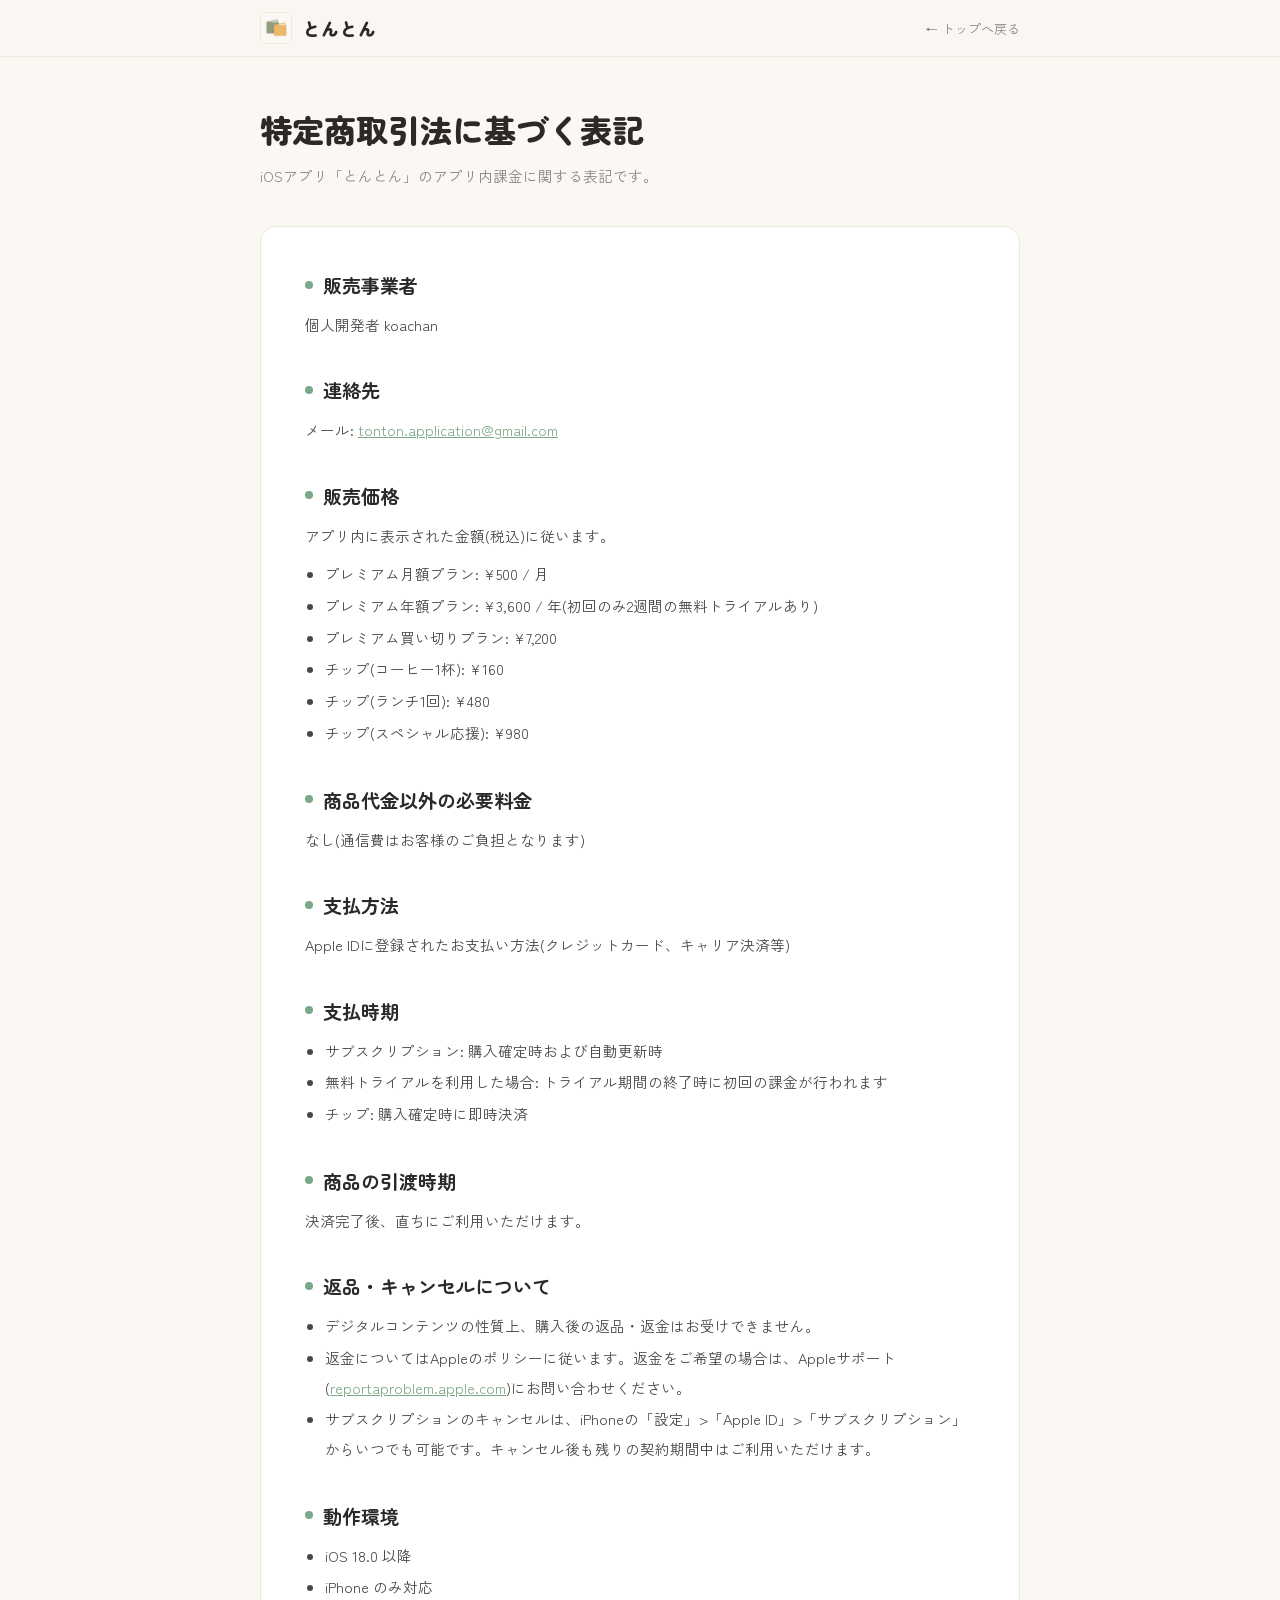
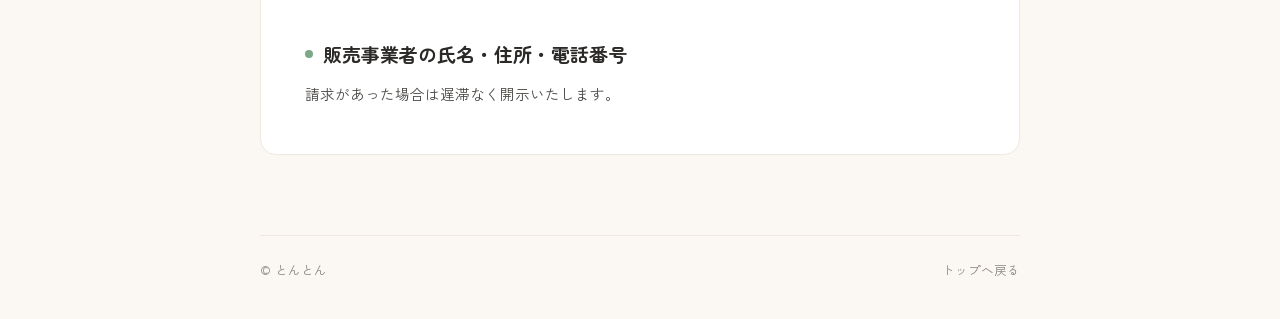
<file: tokushoho.html>
<!DOCTYPE html>
<html lang="ja">
<head>
<meta charset="utf-8">
<meta name="viewport" content="width=device-width, initial-scale=1">
<title>特定商取引法に基づく表記 — とんとん</title>
<meta name="robots" content="noindex">
<link rel="icon" type="image/png" href="assets/img/app-icon.png">
<link rel="preconnect" href="https://fonts.googleapis.com">
<link rel="preconnect" href="https://fonts.gstatic.com" crossorigin>
<link href="https://fonts.googleapis.com/css2?family=Zen+Maru+Gothic:wght@700;900&family=Zen+Kaku+Gothic+New:wght@400;500;700&display=swap" rel="stylesheet">
<style>
:root{
  --matcha:#7BA888; --honey:#E8B86E; --cream:#FBF7F3; --card:#FFFFFF;
  --ink:#2C2A28; --sub:#8A8580; --line:#EFE8E0;
}
body{margin:0;background:var(--cream);color:var(--ink);font-family:'Zen Kaku Gothic New','Hiragino Kaku Gothic ProN',sans-serif;-webkit-font-smoothing:antialiased}
a.flink:hover{color:var(--ink)}
h2.doc{font-family:'Zen Maru Gothic',sans-serif;font-weight:700;font-size:19px;margin:0 0 12px;display:flex;align-items:center;gap:10px}
h2.doc span{width:8px;height:8px;border-radius:50%;background:var(--matcha);flex:none}
p.doc{font-size:14.5px;line-height:2.1;margin:0;color:#4a4744}
ul.doc{margin:8px 0 0;padding-left:1.4em;font-size:14.5px;line-height:2.05;color:#4a4744}
ul.doc li{margin:2px 0}
a.doc{color:var(--matcha)}
</style>
</head>
<body>

<header style="background:rgba(251,247,243,.88);border-bottom:1px solid var(--line)">
  <div style="max-width:760px;margin:0 auto;padding:12px 24px;display:flex;align-items:center;justify-content:space-between;gap:16px">
    <a href="index.html" style="display:flex;align-items:center;gap:10px;text-decoration:none;color:var(--ink)">
      <img src="assets/img/app-icon.png" alt="とんとんアプリアイコン" style="width:30px;height:30px;border-radius:22%;background:#fff;border:1px solid var(--line);flex:none">
      <span style="font-family:'Zen Maru Gothic',sans-serif;font-weight:900;font-size:18px;letter-spacing:.04em">とんとん</span>
    </a>
    <a href="index.html" class="flink" style="font-size:13px;color:var(--sub);text-decoration:none">← トップへ戻る</a>
  </div>
</header>

<main style="max-width:760px;margin:0 auto;padding:48px 24px 80px">
  <h1 style="font-family:'Zen Maru Gothic',sans-serif;font-weight:900;font-size:clamp(24px,4vw,32px);margin:0 0 8px;line-height:1.5">特定商取引法に基づく表記</h1>
  <p style="font-size:14.5px;line-height:2;color:var(--sub);margin:0 0 36px;text-wrap:pretty">iOSアプリ「とんとん」のアプリ内課金に関する表記です。</p>

  <div style="background:#fff;border:1px solid var(--line);border-radius:16px;padding:clamp(28px,4vw,44px);display:flex;flex-direction:column;gap:36px">
    <section>
      <h2 class="doc"><span></span>販売事業者</h2>
      <p class="doc">個人開発者 koachan</p>
    </section>
    <section>
      <h2 class="doc"><span></span>連絡先</h2>
      <p class="doc">メール: <a href="mailto:tonton.application@gmail.com" class="doc">tonton.application@gmail.com</a></p>
    </section>
    <section>
      <h2 class="doc"><span></span>販売価格</h2>
      <p class="doc">アプリ内に表示された金額(税込)に従います。</p>
      <ul class="doc">
        <li>プレミアム月額プラン: ¥500 / 月</li>
        <li>プレミアム年額プラン: ¥3,600 / 年(初回のみ2週間の無料トライアルあり)</li>
        <li>プレミアム買い切りプラン: ¥7,200</li>
        <li>チップ(コーヒー1杯): ¥160</li>
        <li>チップ(ランチ1回): ¥480</li>
        <li>チップ(スペシャル応援): ¥980</li>
      </ul>
    </section>
    <section>
      <h2 class="doc"><span></span>商品代金以外の必要料金</h2>
      <p class="doc">なし(通信費はお客様のご負担となります)</p>
    </section>
    <section>
      <h2 class="doc"><span></span>支払方法</h2>
      <p class="doc">Apple IDに登録されたお支払い方法(クレジットカード、キャリア決済等)</p>
    </section>
    <section>
      <h2 class="doc"><span></span>支払時期</h2>
      <ul class="doc">
        <li>サブスクリプション: 購入確定時および自動更新時</li>
        <li>無料トライアルを利用した場合: トライアル期間の終了時に初回の課金が行われます</li>
        <li>チップ: 購入確定時に即時決済</li>
      </ul>
    </section>
    <section>
      <h2 class="doc"><span></span>商品の引渡時期</h2>
      <p class="doc">決済完了後、直ちにご利用いただけます。</p>
    </section>
    <section>
      <h2 class="doc"><span></span>返品・キャンセルについて</h2>
      <ul class="doc">
        <li>デジタルコンテンツの性質上、購入後の返品・返金はお受けできません。</li>
        <li>返金についてはAppleのポリシーに従います。返金をご希望の場合は、Appleサポート(<a href="https://reportaproblem.apple.com" class="doc" target="_blank" rel="noopener">reportaproblem.apple.com</a>)にお問い合わせください。</li>
        <li>サブスクリプションのキャンセルは、iPhoneの「設定」>「Apple ID」>「サブスクリプション」からいつでも可能です。キャンセル後も残りの契約期間中はご利用いただけます。</li>
      </ul>
    </section>
    <section>
      <h2 class="doc"><span></span>動作環境</h2>
      <ul class="doc">
        <li>iOS 18.0 以降</li>
        <li>iPhone のみ対応</li>
      </ul>
    </section>
    <section>
      <h2 class="doc"><span></span>販売事業者の氏名・住所・電話番号</h2>
      <p class="doc">請求があった場合は遅滞なく開示いたします。</p>
    </section>
  </div>
</main>

<footer style="max-width:760px;margin:0 auto;padding:0 24px 40px">
  <div style="border-top:1px solid var(--line);padding-top:24px;display:flex;flex-wrap:wrap;justify-content:space-between;gap:12px;font-size:12.5px;color:var(--sub)">
    <span>© とんとん</span>
    <a href="index.html" class="flink" style="color:var(--sub);text-decoration:none">トップへ戻る</a>
  </div>
</footer>

</body>
</html>
</file>
<file: assets/lp.css>
:root{--paper:#fbf8f3;--ink:#29372e;--muted:#61665f;--green:#355b47;--sage:#7ba888;--honey:#e8b86e;--line:#deded3;--body:'Zen Kaku Gothic New',sans-serif;--heading:'Zen Maru Gothic',sans-serif}
*{box-sizing:border-box}html{scroll-behavior:smooth;scroll-padding-top:100px}body{margin:0;background:var(--paper);color:var(--ink);font-family:var(--body);font-size:16px;line-height:1.9;-webkit-font-smoothing:antialiased}a{color:inherit}img{display:block;max-width:100%;height:auto}h1,h2,h3,p,figure{margin:0}h1,h2,h3{font-family:var(--heading);font-weight:700}h2{font-size:clamp(28px,3vw,42px);line-height:1.6;letter-spacing:.04em}h3{font-size:20px;line-height:1.6}p{color:var(--muted)}a,summary{-webkit-tap-highlight-color:transparent}a:focus-visible,summary:focus-visible{outline:3px solid #a56c20;outline-offset:6px}.wrap{width:min(1160px,calc(100% - 96px));margin-inline:auto}.skip-link{position:fixed;top:8px;left:12px;transform:translateY(-160%);z-index:99;padding:10px 20px;background:white}.skip-link:focus{transform:none}
.site-header{width:min(1440px,100%);margin:auto;padding:25px 48px;display:flex;align-items:center;justify-content:space-between;gap:20px}.brand{display:inline-flex;align-items:center;gap:11px;text-decoration:none;font-family:var(--heading);font-size:25px;font-weight:700;letter-spacing:.07em;white-space:nowrap}.brand img{border-radius:24%;flex:none}.site-header nav{display:flex;align-items:center;gap:30px}.nav-text{text-decoration:none;font-size:13px;font-weight:700}.nav-text:hover,.footer a:hover{color:var(--green);text-decoration:underline;text-underline-offset:5px}.button{display:inline-flex;align-items:center;justify-content:center;gap:12px;background:var(--green);color:#fff;text-decoration:none;padding:17px 28px;border-radius:9px;font-size:15px;font-weight:700;line-height:1.5;transition:background .2s,transform .2s;min-height:52px}.button:hover{background:#244732;transform:translateY(-2px)}.button-small{font-size:12px;min-height:44px;padding:12px 20px;border-radius:999px}
.hero{display:grid;grid-template-columns:1fr 1fr;align-items:center;min-height:720px;padding-top:26px;padding-bottom:50px;gap:10px}.hero-copy{position:relative;z-index:2;padding-bottom:28px}.audience{display:flex;align-items:center;gap:11px;color:var(--green);font-weight:700;font-size:13px;letter-spacing:.06em;margin-bottom:27px}.pair-dot{display:inline-block;position:relative;width:37px;height:17px;flex:none}.pair-dot:before,.pair-dot:after{content:'';position:absolute;width:19px;height:16px;border-radius:50%;background:var(--sage);left:0;top:0;transform:rotate(-16deg)}.pair-dot:after{background:var(--honey);left:17px;transform:rotate(16deg)}h1{font-size:clamp(38px,4.5vw,62px);line-height:1.45;letter-spacing:.025em;white-space:nowrap}.lead{font-size:16px;line-height:2.1;margin:25px 0 30px}.download-note{font-size:11px;margin-top:12px;letter-spacing:.03em}.hero-art{height:630px;position:relative;isolation:isolate}.hero-paper{position:absolute;width:720px;max-width:none;height:580px;object-fit:cover;right:-42px;bottom:-8px;z-index:-1;mix-blend-mode:multiply;border-radius:42% 8% 24% 8%}.phone{background:#252722;padding:9px;border-radius:43px;box-shadow:12px 23px 36px #29372e21,0 3px 6px #29372e24;width:265px}.phone img{border-radius:34px}.hero-phone{position:absolute;right:54px;top:5px;transform:rotate(4deg)}.settlement{position:absolute;left:-24px;bottom:61px;background:var(--green);color:white;padding:20px 25px 21px;border-radius:19px;box-shadow:0 14px 25px #24372924;transform:rotate(-4deg);min-width:236px}.settlement-label{font-size:10px;letter-spacing:.08em;color:#e4eddf}.settlement p{font-size:13px;color:white;margin:5px 0 0}.settlement p span{padding:0 12px;color:var(--honey)}.settlement strong{display:block;font-size:42px;font-family:var(--heading);line-height:1.5;letter-spacing:-.02em}.settlement small{font-size:10px;color:#e4eddf}.sample-note{position:absolute;right:65px;bottom:0;font-size:10px;color:var(--muted)}.reassurance{display:flex;justify-content:center;gap:80px;border-block:1px solid var(--line);padding-block:23px;font-size:13px;font-weight:700;color:var(--green)}.reassurance span:before{content:'✓';margin-right:12px;color:#507659}
.story{padding-block:140px;display:grid;grid-template-columns:1.1fr 1fr;gap:95px;align-items:center}.story-photo img{aspect-ratio:1/1.04;object-fit:cover;border-radius:40% 40% 16px 16px;object-position:48% center}.story-photo figcaption{font-size:11px;text-align:center;margin-top:17px;color:var(--muted)}.story-copy h2{font-size:clamp(26px,2.5vw,35px);margin-top:18px;white-space:nowrap}.story-copy p{font-size:15px;margin-top:25px;line-height:2.2}.section{padding-block:105px}.features{background:#f0f2e9;border-radius:60px 60px 0 0}.section-heading{text-align:center}.section-heading h2{margin-top:15px}.section-heading p{font-size:14px;margin-top:12px}.feature-grid{display:grid;grid-template-columns:repeat(4,1fr);gap:32px;margin-top:55px}.feature img{width:100%;mix-blend-mode:multiply;margin-bottom:24px;border-radius:50%}.feature h3{font-size:19px;text-align:center}.feature p{text-align:center;font-size:13px;line-height:1.95;margin-top:13px}
.record-section{padding-block:120px;display:grid;grid-template-columns:1fr 1fr;gap:90px;align-items:center}.record-art{height:640px;position:relative;display:flex;align-items:center;justify-content:center;isolation:isolate}.record-orbit{position:absolute;background:#e9eddf;width:100%;aspect-ratio:1;border-radius:48% 44% 46% 40%;z-index:-1;transform:rotate(-12deg)}.record-phone{width:245px;transform:rotate(-5deg)}.record-caption{position:absolute;bottom:2px;left:0;right:0;text-align:center;font-size:12px;color:var(--green)}.record-copy h2{margin-top:18px}.record-copy>p{margin-top:24px;font-size:15px;line-height:2.1}.check-list{list-style:none;padding:0;margin:27px 0;font-size:14px}.check-list li{margin:10px 0}.check-list li:before{content:'✓';color:var(--green);background:#e5ecdf;border-radius:50%;display:inline-grid;place-items:center;width:23px;height:23px;margin-right:12px;font-size:11px}.text-link{font-size:13px;font-weight:700;text-underline-offset:6px;color:var(--green)}.text-link span{margin-left:12px}
.how{background:#efe9dc;border-radius:60px}.steps{list-style:none;display:grid;grid-template-columns:repeat(4,1fr);padding:0;margin:65px 0 0;gap:35px}.steps li{position:relative;text-align:center}.step-number{display:inline-grid;place-items:center;width:66px;height:66px;background:var(--paper);border-radius:50%;font-size:22px;font-family:var(--heading);color:var(--green);margin-bottom:22px}.steps li:not(:last-child):after{content:'→';position:absolute;right:-27px;top:14px;color:#7a8274;font-size:22px}.steps h3{font-size:18px}.steps p{font-size:13px;margin-top:12px}.faq{display:grid;grid-template-columns:1fr 1.5fr;gap:80px;padding-block:130px}.faq-heading h2{font-size:32px;margin-top:18px}.faq-heading p{font-size:13px;margin-top:15px}.faq-list{border-top:1px solid var(--line)}details{border-bottom:1px solid var(--line)}summary{list-style:none;cursor:pointer;display:flex;align-items:center;justify-content:space-between;gap:20px;font-size:14px;font-weight:700;padding:24px 0}summary::-webkit-details-marker{display:none}summary:after{content:'+';font-size:24px;font-weight:400;flex:none;color:var(--green)}details[open] summary:after{content:'−'}details p{font-size:14px;padding:0 26px 25px 0;line-height:2}
.closing{border-top:1px solid var(--line);padding-block:70px 80px;overflow:hidden}.closing-inner{display:grid;grid-template-columns:1fr 1.1fr;align-items:center;gap:25px}.closing-brand{font-size:21px;color:var(--green);margin-bottom:17px}.closing h2{font-size:clamp(29px,3vw,40px)}.closing-copy>p{font-size:14px;margin-top:18px}.closing-copy .button{margin-top:25px}.closing-copy .download-note{font-size:11px;margin-top:12px}.closing-art{mix-blend-mode:multiply;width:100%}.footer{border-top:1px solid var(--line);display:flex;align-items:center;justify-content:space-between;gap:25px;padding-block:32px 40px}.footer .brand{font-size:19px}.footer nav{display:flex;gap:22px;flex-wrap:wrap}.footer nav a,.footer small{font-size:10px;color:var(--muted);text-decoration:none}
@media(min-width:1600px){.hero-paper{right:-65px}}
@media(max-width:1100px){.site-header{padding:22px 32px}.site-header nav{gap:20px}.wrap{width:calc(100% - 64px)}.hero-art{height:590px}.hero-phone{right:20px;width:245px}.hero-paper{width:600px;right:-25px;height:530px}.settlement{left:-18px;min-width:210px;padding:17px 21px}.story{gap:50px;padding-block:100px}.feature-grid{gap:18px}.feature h3{font-size:17px}.feature p{font-size:12px}.record-section{gap:45px}.faq{gap:45px}.reassurance{gap:45px}.footer{flex-wrap:wrap}.footer nav{gap:17px}}
@media(max-width:760px){html{scroll-padding-top:25px}.wrap{width:calc(100% - 40px)}.site-header{padding:18px 20px}.brand{font-size:21px;gap:8px}.brand img{width:29px;height:29px}.site-header nav{gap:0}.nav-text{display:none}.button-small{font-size:10px;padding:10px 13px;min-height:40px}.hero{grid-template-columns:1fr;padding-top:27px;padding-bottom:25px;gap:20px;min-height:0}.hero-copy{padding:0}.audience{font-size:11px;margin-bottom:20px;gap:8px}h1{font-size:clamp(35px,8.9vw,52px);line-height:1.45}.lead{font-size:14px;line-height:1.95;margin:20px 0 23px}.button{font-size:13px;padding:16px 22px;min-height:50px}.button-small{font-size:10px;padding:10px 13px;min-height:40px}.hero-art{height:510px;width:min(440px,100%);margin:auto}.hero-phone{width:216px;right:24px;top:5px;border-radius:36px;padding:7px}.hero-phone img{border-radius:29px}.hero-paper{width:100%;height:430px;bottom:20px;right:0;border-radius:30% 0 18% 0}.settlement{left:0;bottom:34px;padding:15px 18px;min-width:184px;border-radius:15px}.settlement strong{font-size:34px}.settlement p{font-size:11px}.settlement small{font-size:9px}.sample-note{bottom:0;right:0;font-size:9px}.reassurance{gap:10px;justify-content:space-between;font-size:9px;padding-block:18px}.reassurance span:before{margin-right:4px}.story{grid-template-columns:1fr;gap:37px;padding-block:70px}.story-photo{width:100%;max-width:440px;margin:auto}.story-photo img{aspect-ratio:1.2}.story-copy{padding-inline:8px}.story-copy h2{font-size:clamp(24px,6.1vw,31px);margin-top:13px}.story-copy p{font-size:14px;margin-top:20px;line-height:2.1}.section{padding-block:66px}.features{border-radius:35px 35px 0 0}.section-heading h2{font-size:28px}.section-heading p{font-size:12px}.feature-grid{grid-template-columns:1fr 1fr;gap:35px 18px;margin-top:35px}.feature img{margin-bottom:12px}.feature h3{font-size:15px}.feature p{font-size:11px;margin-top:9px}.record-section{grid-template-columns:1fr;gap:30px;padding-block:65px}.record-copy{grid-row:1;padding-inline:8px}.record-copy h2{font-size:29px;margin-top:13px}.record-copy>p{font-size:14px}.check-list{font-size:13px}.record-art{height:560px;width:min(420px,100%);margin:auto}.record-phone{width:222px;border-radius:38px;padding:8px}.record-phone img{border-radius:30px}.record-orbit{width:90%}.how{border-radius:35px}.steps{grid-template-columns:1fr 1fr;gap:38px 20px;margin-top:35px}.steps li:not(:last-child):after{display:none}.step-number{width:54px;height:54px;font-size:20px;margin-bottom:15px}.steps h3{font-size:16px}.steps p{font-size:12px}.faq{grid-template-columns:1fr;gap:30px;padding-block:70px}.faq-heading h2{font-size:28px}.faq-heading h2 br{display:initial}summary{font-size:13px;padding-block:22px}details p{font-size:13px}.closing{padding-block:55px 35px}.closing-inner{grid-template-columns:1fr;gap:0}.closing-copy{text-align:center}.closing h2{font-size:29px}.closing-copy>p{font-size:12px}.closing-art{width:min(450px,100%);margin:20px auto 0}.footer{flex-direction:column;align-items:center;gap:22px;padding-block:28px}.footer nav{justify-content:center;gap:10px 18px}.footer nav a{font-size:10px}}
@media(prefers-reduced-motion:reduce){html{scroll-behavior:auto}.button{transition:none}.button:hover{transform:none}}

/* A quieter frame and a clearer download action. */
.button{background:#263f31;border:1px solid #263f31;border-radius:14px;padding:14px 27px;gap:15px;box-shadow:0 5px 0 #1e332915,0 10px 24px #263f3110}
.apple-icon{width:27px;height:29px;object-fit:contain;filter:brightness(0) invert(1);flex:none}
.store-label{display:flex;flex-direction:column;align-items:flex-start;line-height:1.2;text-align:left}
.store-label>span{font-family:Arial,sans-serif;font-size:25px;font-weight:500;letter-spacing:-.025em}
.store-label>small{font-size:10px;letter-spacing:.08em;margin-top:4px;font-weight:500}
.button-small{padding:11px 18px;border-radius:999px;gap:9px;box-shadow:none}
.button-small .apple-icon{width:16px;height:19px}
.hero-copy .download-note{margin-left:4px;margin-top:17px}
.lead{color:#4f5b51}
.reassurance{border:0;background:#edf0e6;border-radius:999px;padding:19px 25px}
.story-photo{position:relative}
.story-photo:before{content:'';position:absolute;inset:18px -15px 50px 18px;border:1px solid #bdc9b7;border-radius:40% 40% 18px 18px;z-index:-1;transform:rotate(4deg)}
.story-photo img{border-radius:42% 42% 18px 18px}
.feature-grid{gap:34px;padding-bottom:35px}
.feature:nth-child(even){transform:translateY(35px)}
.feature img{border-radius:42% 48% 40% 46%;margin-bottom:25px}
.feature:nth-child(2) img{border-radius:46% 38% 48% 40%}
.feature:nth-child(3) img{border-radius:38% 45% 40% 48%}
.feature p{font-size:14px;color:#566153}
.steps p{font-size:14px}
.story-copy p,.record-copy>p{color:#566153}
.closing{background:#f1f2e9;border-top:0;border-radius:70px 70px 0 0}
.closing-art{border-radius:45% 45% 30% 30%}
.footer{border-top:0;padding-block:42px}
@media(max-width:1100px){.feature-grid{gap:22px}.feature p{font-size:13px}}
@media(max-width:760px){
 .button{padding:12px 23px;border-radius:12px;gap:13px;min-height:63px}
 .store-label>span{font-size:24px}.store-label>small{font-size:10px}
 .button-small{min-height:40px;padding:9px 12px;border-radius:999px;gap:7px;font-size:10px}
 .button-small .apple-icon{width:14px;height:17px}
 .reassurance{border-radius:15px;padding:15px 10px;gap:6px}
 .story-photo:before{inset:14px -7px 48px 14px}
 .feature-grid{gap:30px 18px;padding-bottom:18px}
 .feature:nth-child(even){transform:translateY(18px)}
 .feature img{margin-bottom:16px}
 .feature p{font-size:12px;line-height:1.9}
 .feature p br{display:none}
 .steps p{font-size:13px}
 .closing{border-radius:36px 36px 0 0}
}
@media(max-width:760px){.story>*{min-width:0}.story-copy h2{white-space:normal}.story-photo{max-width:100%}}
@media(max-width:360px){.story-copy h2{font-size:22px}}
/* Let visitors understand the product by trying a simple example. */
.line-icon{display:inline-block;vertical-align:middle;margin-left:8px;opacity:.75}
.steps li{display:flex;flex-direction:column;align-items:center}
.step-icon{opacity:.72;margin:0 auto 18px}
.demo-section{padding-block:120px 30px;display:grid;grid-template-columns:1fr 1.1fr;gap:95px;align-items:center}
.demo-copy h2{margin-top:18px}.demo-copy>p{margin-top:24px;font-size:15px;line-height:2.2}
.demo-condition{display:block;font-size:12px;color:var(--green);margin-top:25px}
.demo-card{background:#fffdf9;border:1px solid #e4e7dc;border-radius:30px;padding:30px;box-shadow:0 18px 45px #29372e08}
.demo-presets{display:flex;gap:5px;padding:5px;background:#eff1e9;border-radius:13px}
.demo-presets button{flex:1;border:0;background:transparent;color:#5b665a;font:700 12px var(--body);padding:12px 5px;border-radius:9px;cursor:pointer;line-height:1.5}
.demo-presets button[aria-pressed=true]{background:white;color:var(--green);box-shadow:0 2px 7px #29372e0c}
.demo-presets button:focus-visible{outline:3px solid #a56c20;outline-offset:3px}.demo-presets button:disabled{cursor:default}
.demo-payments{display:grid;grid-template-columns:1fr 1fr;gap:20px;margin-top:30px}
.demo-person{display:flex;align-items:center;flex-wrap:wrap;gap:8px;font-size:12px;color:#596455}
.person-dot{width:10px;height:10px;border-radius:50%;flex:none}.sage{background:var(--sage)}.honey{background:var(--honey)}
.demo-person strong{display:block;width:100%;font-family:var(--heading);font-size:28px;color:var(--ink);line-height:1.5}
.payment-bar{height:9px;border-radius:999px;display:flex;overflow:hidden;margin-top:18px;gap:3px}
.payment-bar span:first-child{background:var(--sage)}.payment-bar span:last-child{background:var(--honey)}
.payment-bar span{transition:width .35s ease}
.demo-result{text-align:center;background:#edf2e9;border-radius:18px;margin-top:28px;padding:25px 12px;color:var(--green)}
.demo-result p{color:var(--green);font-size:13px}.demo-result strong{display:block;font-family:var(--heading);font-size:50px;line-height:1.5;letter-spacing:-.025em;font-variant-numeric:tabular-nums}.demo-result>span{font-size:13px}
.demo-explanation{text-align:center;font-size:12px;margin-top:20px;color:#53624e}.demo-note{text-align:center;font-size:10px;margin-top:9px}
.mobile-download[hidden]{display:none}.mobile-download{display:none}
@media(max-width:1100px){.demo-section{gap:45px}.demo-card{padding:23px}.site-header nav{gap:18px}}
@media(min-width:761px) and (max-width:950px){.site-header .nav-text{display:none}}
@media(max-width:760px){.demo-section{grid-template-columns:1fr;gap:32px;padding-block:65px 0}.demo-copy{padding-inline:8px}.demo-copy h2{font-size:29px}.demo-copy>p{font-size:14px}.demo-condition{font-size:11px}.demo-card{padding:18px;border-radius:22px}.demo-presets button{font-size:10px;padding:11px 2px}.demo-payments{gap:12px}.demo-person{font-size:10px;gap:6px}.demo-person strong{font-size:25px}.demo-result strong{font-size:44px}.demo-explanation{font-size:10px}.demo-note{font-size:9px}.step-icon{width:28px;height:28px;margin-bottom:14px}.mobile-download{position:fixed;bottom:0;left:0;right:0;z-index:40;display:flex;justify-content:space-between;align-items:center;gap:12px;padding:13px 20px calc(13px + env(safe-area-inset-bottom));background:rgba(251,248,243,.97);border-top:1px solid #dce3d5;box-shadow:0 -5px 20px #29372e08;backdrop-filter:blur(12px)}.mobile-download>div{display:flex;flex-direction:column}.mobile-download strong{font:700 17px var(--heading)}.mobile-download>div>span{font-size:10px;color:var(--muted);margin-top:3px}.mobile-download .button{flex:none}.footer{padding-bottom:100px}html{scroll-padding-bottom:105px}}
@media(prefers-reduced-motion:reduce){.payment-bar span{transition:none}}
</file>
<file: assets/editorial.css>
/* Editorial art direction: generous product spreads, paired colors, quiet typography. */
:root{--heading:'Zen Kaku Gothic New',sans-serif;--ink:#293f32;--green:#293f32;--muted:#526055}
h1,h2{font-weight:700;letter-spacing:.025em}h2{font-size:clamp(32px,3.7vw,48px);line-height:1.65}.brand{font-family:'Zen Maru Gothic',sans-serif}
.site-header{padding-block:27px}.hero{min-height:750px;grid-template-columns:1.05fr 1fr;gap:30px;padding-block:40px 65px}.hero-copy{padding-bottom:0}h1{font-size:clamp(46px,5.15vw,70px);line-height:1.45;letter-spacing:-.04em}.audience{font-size:13px;margin-bottom:25px;letter-spacing:.03em}.lead{font-size:16px;line-height:2.15;margin-block:28px 30px}.hero-art{height:620px}.hero-paper{width:100%;height:540px;right:0;bottom:35px;border-radius:48% 48% 8px 8px;object-fit:cover}.hero-phone{right:60px;top:0;transform:rotate(0);width:258px}.settlement{left:-10px;bottom:40px;transform:none;border-radius:4px 22px 22px 22px;padding:18px 23px;box-shadow:0 14px 30px #29372e1a;min-width:225px}.settlement strong{font-family:Arial,sans-serif;font-size:45px;line-height:1.4;margin-block:5px}.sample-note{right:25px;bottom:2px}.hero-discover{display:flex;width:fit-content;align-items:center;gap:20px;margin-top:27px;font-size:13px;text-decoration:none}.hero-discover .line-icon{border:1px solid #abb7a8;border-radius:50%;width:30px;height:30px;padding:6px;margin:0}.button{border-radius:8px;box-shadow:none;padding:14px 28px}.button-small{border-radius:99px;padding:11px 18px}.reassurance{background:transparent;border-radius:0;border-block:1px solid #cbd3c5;padding:21px 0;gap:70px;font-size:13px}
.story{grid-template-columns:1.22fr 1fr;gap:90px;padding-block:140px 150px;align-items:center}.story-photo{align-self:stretch;display:flex;flex-direction:column;justify-content:center}.story-photo:before{display:none}.story-photo img{border-radius:3px;aspect-ratio:4/5;object-position:46% center}.story-photo figcaption{text-align:left;font-size:12px;margin-top:16px}.story-copy h2{font-size:clamp(28px,3vw,40px);line-height:1.8;margin:0;white-space:normal}.story-copy p{font-size:16px;line-height:2.4;margin-top:30px}.story-copy p+p{margin-top:24px}
.features{background:#edf0e6;border-radius:0;padding-block:100px 115px}.features .section-heading{text-align:left;display:flex;align-items:flex-end;justify-content:space-between;gap:30px}.features .section-heading h2{margin:0;font-size:clamp(32px,3.5vw,46px)}.features .section-heading p{font-size:15px;margin:0 0 12px}.feature-grid{grid-template-columns:1fr 1fr;gap:0 55px;margin-top:65px;padding:0}.feature{display:grid;grid-template-columns:155px 1fr;grid-template-rows:auto auto;column-gap:28px;align-content:center;border-top:1px solid #c4cebe;padding-block:34px;min-width:0}.feature:nth-child(even){transform:none}.feature img,.feature:nth-child(2) img,.feature:nth-child(3) img{grid-row:1/3;width:155px;margin:0;align-self:center;border-radius:0;mix-blend-mode:multiply}.feature h3{text-align:left;align-self:end;font-size:23px;letter-spacing:0}.feature p{text-align:left;font-size:15px;line-height:2;margin-top:10px}.feature p br{display:none}
.demo-section{width:100%;max-width:none;margin:0;padding:110px max(48px,calc((100vw - 1160px)/2));grid-template-columns:1fr 1.1fr;gap:85px;background:#293f32;color:#fbf8f3}.demo-copy h2{margin:0;font-size:clamp(34px,3.9vw,50px);line-height:1.65}.demo-copy>p{font-size:16px;line-height:2.3;color:#e0e8d9;margin-top:30px}.demo-condition{color:#cad5c3;margin-top:32px;font-size:12px}.demo-card{border:0;border-radius:8px;box-shadow:none;padding:32px;background:#fbf8f3;color:var(--ink)}.demo-presets{border-radius:0;background:transparent;padding:0;border-bottom:1px solid #d6ddcf;gap:12px}.demo-presets button{border-radius:0;padding:12px 2px 15px;font-size:12px;border-bottom:2px solid transparent}.demo-presets button[aria-pressed=true]{box-shadow:none;background:transparent;border-bottom-color:#293f32}.demo-payments{margin-top:26px}.demo-person strong{font-family:Arial,sans-serif;font-size:30px;margin-top:7px}.demo-result{background:transparent;border-radius:0;padding:20px 0 10px;margin-top:18px}.demo-result strong{font-family:Arial,sans-serif;font-size:68px;line-height:1.4;margin-block:8px}.demo-result>span{font-size:15px}.demo-explanation{border-top:1px solid #d6ddcf;padding-top:20px}.demo-note{font-size:10px;line-height:1.8}
.record-section{padding-block:130px;gap:105px}.record-copy h2{margin:0;font-size:clamp(32px,3.5vw,46px)}.record-copy>p{font-size:16px;line-height:2.2}.record-art{height:630px;background:#e9eddf;border-radius:48% 48% 4px 4px}.record-orbit{display:none}.record-phone{transform:rotate(0);width:240px}.record-caption{bottom:20px;font-size:12px}.check-list{font-size:14px;margin-block:30px}.text-link{display:inline-flex;align-items:center;gap:14px;font-size:14px;text-decoration:none;border-bottom:1px solid #899a87;padding-bottom:8px}.hero-discover{border-bottom:0;padding-bottom:0}.text-link:hover .line-icon{transform:translateY(3px)}.line-icon{transition:transform .2s}
.how{border-radius:0;background:#f0eadc;padding-block:90px 100px}.how .section-heading{text-align:left}.section-heading h2{margin:0}.how .section-heading p{font-size:15px}.steps{margin-top:45px;gap:30px}.steps li{align-items:flex-start;text-align:left;border-top:1px solid #c8c9b9;padding-top:25px;display:grid;grid-template-columns:1fr auto}.step-number{background:transparent;width:auto;height:auto;font-family:Arial,sans-serif;font-weight:400;font-size:44px;line-height:1;margin-bottom:28px}.step-icon{margin:0 0 28px;width:30px;height:30px;align-self:center}.steps h3,.steps p{grid-column:1/-1}.steps h3{font-size:20px}.steps p{font-size:15px;line-height:2}.steps li:not(:last-child):after{display:none}.faq{padding-block:120px;gap:90px}.faq-heading h2{font-size:35px;margin:0}.faq-heading p{font-size:14px}.faq summary{font-size:15px;padding-block:28px}.faq details p{font-size:15px}
.closing{background:#e4ebdd;border-radius:0;padding-block:65px 80px}.closing-inner{grid-template-columns:1fr 1fr;position:relative;gap:30px}.closing-brand{font-size:clamp(65px,9vw,120px);letter-spacing:-.09em;line-height:1.25;margin-bottom:30px}.closing h2{font-size:clamp(26px,2.6vw,35px)}.closing-art{border-radius:0}.closing-copy>p{font-size:15px}.footer{padding-block:35px}
@media(max-width:1100px){.hero{gap:15px;min-height:700px}h1{font-size:5.1vw}.hero-phone{right:30px;width:240px}.settlement{left:-5px;min-width:200px}.story{gap:50px}.feature{grid-template-columns:115px 1fr;column-gap:20px}.feature img{width:115px}.feature h3{font-size:20px}.feature p{font-size:14px}.demo-section{gap:40px;padding-inline:32px}.record-section{gap:50px}.steps h3{font-size:18px}}
@media(max-width:760px){
 .site-header{padding:20px}.wrap{width:calc(100% - 40px)}.hero{grid-template-columns:1fr;gap:35px;padding-block:32px;min-height:0}.hero-copy{padding-inline:4px}h1{font-size:clamp(35px,9.5vw,61px);line-height:1.5;letter-spacing:-.04em}.audience{font-size:11px;margin-bottom:20px}.lead{font-size:15px;margin-block:23px;line-height:2}.hero-discover{margin-top:20px;font-size:12px}.button{padding:13px 24px}.button-small{padding:9px 12px}.hero-art{height:520px;max-width:430px}.hero-phone{width:220px;right:35px;top:0}.hero-paper{height:455px;bottom:30px;border-radius:48% 48% 4px 4px}.settlement{left:0;bottom:30px;min-width:180px;padding:15px 18px}.settlement strong{font-size:36px}.sample-note{right:0;bottom:0}.reassurance{gap:9px;padding-block:18px;font-size:9px;white-space:nowrap}.reassurance span:before{margin-right:4px}
 .story{grid-template-columns:1fr;gap:35px;padding-block:75px}.story-photo{width:100%;max-width:none}.story-photo img{aspect-ratio:1.1;border-radius:2px}.story-photo figcaption{font-size:11px}.story-copy{padding-inline:4px}.story-copy h2{font-size:clamp(25px,6.9vw,39px);line-height:1.8}.story-copy p{font-size:15px;line-height:2.25;margin-top:24px}
 .features{padding-block:65px}.features .section-heading{display:block}.features .section-heading h2{font-size:clamp(27px,7vw,40px);line-height:1.7}.features .section-heading p{font-size:13px;margin-top:20px}.feature-grid{grid-template-columns:1fr;margin-top:35px;gap:0}.feature{grid-template-columns:110px 1fr;column-gap:22px;padding-block:25px}.feature img{width:110px}.feature h3{font-size:19px}.feature p{font-size:14px;margin-top:8px;line-height:1.9}
 .demo-section{width:100%;grid-template-columns:1fr;padding:65px 20px;gap:32px}.demo-copy{padding-inline:4px}.demo-copy h2{font-size:35px}.demo-copy>p{font-size:15px;line-height:2.1;margin-top:23px}.demo-condition{font-size:11px;margin-top:22px}.demo-card{padding:22px 18px;border-radius:6px}.demo-presets{gap:6px}.demo-presets button{font-size:10px}.demo-person{font-size:10px}.demo-person strong{font-size:27px}.demo-result strong{font-size:60px}.demo-result>span{font-size:14px}.demo-explanation{font-size:11px}.demo-note{font-size:9px}
 .record-section{padding-block:75px;gap:35px}.record-copy{padding-inline:4px}.record-copy h2{font-size:32px}.record-copy>p{font-size:15px}.record-art{height:575px;max-width:400px}.record-phone{width:222px}.record-caption{font-size:11px;bottom:18px}.check-list{font-size:13px}
 .how{padding-block:65px}.how .section-heading h2{font-size:29px}.how .section-heading p{font-size:13px}.steps{grid-template-columns:1fr 1fr;gap:30px 22px;margin-top:35px}.step-number{font-size:36px;margin-bottom:22px}.step-icon{width:25px;height:25px;margin-bottom:22px}.steps h3{font-size:17px}.steps p{font-size:13px}.faq{padding-block:75px;gap:30px}.faq-heading h2{font-size:31px}.faq summary{font-size:14px;padding-block:23px}.faq details p{font-size:14px}.closing{padding-block:50px 25px}.closing-inner{grid-template-columns:1fr;gap:0}.closing-copy{text-align:left;padding-inline:4px}.closing-brand{font-size:85px;margin-bottom:25px}.closing h2{font-size:28px}.closing-copy>p{font-size:13px}.closing-art{width:100%;margin:20px auto 0}.footer{padding-block:30px 100px}
}
@media(max-width:360px){.feature{grid-template-columns:90px 1fr;gap:16px}.feature img{width:90px}.feature h3{font-size:17px}.feature p{font-size:13px}.reassurance{font-size:8px;gap:5px}.hero-phone{right:15px}.story-copy h2{font-size:25px}.demo-presets button{font-size:9px}.demo-person strong{font-size:24px}.steps h3{font-size:15px}.closing-brand{font-size:75px}}
@media(prefers-reduced-motion:reduce){html{scroll-behavior:auto}.line-icon{transition:none}.text-link:hover .line-icon{transform:none}}

/* Signature concept: two different payments, one balanced relationship. */
.site-header{border-bottom:1px solid #dce2d5;background:#f7f8ee}
.hero{width:100%;padding:65px max(48px,calc((100vw - 1160px)/2)) 75px;background:#f7f8ee;grid-template-columns:1.05fr 1fr;min-height:800px;gap:45px;overflow:hidden}
.hero h1{font-size:clamp(46px,5.7vw,77px);line-height:1.35;letter-spacing:-.045em}.hero h1>span{display:inline-block}.hero h1>span:last-child{letter-spacing:.025em}.audience{margin-bottom:25px}.hero .lead{font-size:15px;margin-block:26px}.hero-art{height:640px}.hero-paper{border-radius:50% 50% 2px 2px;width:115%;height:570px;right:-35px;bottom:15px;opacity:.7}.hero-phone{width:270px;right:35px;top:0;transform:rotate(3deg)}.settlement{background:#fffdf6;color:var(--ink);left:-35px;bottom:10px;min-width:225px;padding:26px 25px 30px;border-radius:0;transform:rotate(-6deg);box-shadow:0 9px 18px #263f3112;clip-path:polygon(0 0,100% 0,100% 97%,95% 100%,90% 97%,85% 100%,80% 97%,75% 100%,70% 97%,65% 100%,60% 97%,55% 100%,50% 97%,45% 100%,40% 97%,35% 100%,30% 97%,25% 100%,20% 97%,15% 100%,10% 97%,5% 100%,0 97%)}.settlement-label,.settlement small{color:#586650}.settlement p{color:var(--ink);border-bottom:1px dashed #bfc8b5;padding-bottom:12px;margin-top:8px}.settlement strong{margin-top:10px}.sample-note{bottom:-22px;right:0}.hero-discover{margin-top:20px}.reassurance{border-top:0;border-bottom:0;padding-block:28px}.brand-scene{position:relative;width:calc(100% - 48px);max-width:1500px;margin:0 auto;overflow:hidden;border-radius:6px;min-height:540px;background:#ece2c6;isolation:isolate}.brand-scene>img{width:100%;height:610px;object-fit:cover;object-position:50% 59%}.scene-caption{position:absolute;left:6%;top:9%;z-index:1}.scene-caption h2{font-size:clamp(28px,3vw,42px);line-height:1.6;letter-spacing:.035em}.scene-caption p{font-size:13px;color:#475337;margin-top:16px}.brand-scene>img{object-position:center 65%}.story{padding-block:120px;grid-template-columns:1fr 1fr}.story-photo img{aspect-ratio:1;max-height:540px}.story-copy h2{font-size:34px}.feature img{border-radius:8px}.demo-section{grid-template-columns:.9fr 1.1fr;gap:80px}.demo-card{position:relative;padding:30px 35px 25px;border-radius:2px}.balance-stage{height:145px;position:relative;width:86%;margin:0 auto 12px}.balance-beam{--tilt:-9deg;position:absolute;top:97px;left:4%;width:92%;height:8px;background:#465e42;transform:rotate(var(--tilt));transform-origin:center;transition:transform .75s cubic-bezier(.22,1,.36,1);border-radius:9px;z-index:2}.balance-fulcrum{position:absolute;width:0;height:0;border-left:24px solid transparent;border-right:24px solid transparent;border-bottom:44px solid #b5c2a2;top:102px;left:calc(50% - 24px)}.balance-ground{position:absolute;bottom:-3px;left:0;width:100%;border-bottom:1px solid #cbd1c0}.balance-wallet{position:absolute;bottom:8px;width:77px;height:57px;border-radius:8px 8px 12px 12px;box-shadow:inset 0 -6px 0 #00000009;transform:rotate(calc(-1 * var(--tilt)));transform-origin:bottom center;transition:transform .75s cubic-bezier(.22,1,.36,1)}.balance-wallet:before{content:'';position:absolute;inset:0 0 auto;height:29px;border-radius:7px 7px 18px 18px;background:#ffffff1c;border-bottom:1px solid #00000020}.balance-wallet:after{content:'';position:absolute;left:calc(50% - 3px);top:23px;width:6px;height:6px;background:#f6f2de;border-radius:50%}.wallet-you{background:#7ba888;left:10px}.wallet-partner{background:#e8b86e;right:10px}.balance-state{text-align:center;font-size:12px;line-height:1.7;margin-block:20px;color:#46563d}.balance-action{display:block;width:100%;min-height:48px;margin-top:18px;background:#293f32;color:white;border:1px solid #293f32;border-radius:5px;font:700 13px var(--body);cursor:pointer;transition:background .2s}.balance-action:hover{background:#3f5c45}.balance-action:focus-visible{outline:3px solid #a56c20;outline-offset:4px}.balance-action:disabled{opacity:.5;cursor:default}.demo-result{padding-top:5px;margin-top:10px}.demo-result strong{font-size:58px;margin-block:2px}.demo-explanation{margin-top:18px;padding-top:15px}.demo-result>span{font-size:12px}.closing-brand{font-size:clamp(80px,11vw,145px)}
@media(max-width:1100px){.hero{padding-inline:32px;gap:30px}.hero h1{font-size:5.7vw}.hero-phone{width:245px;right:12px}.settlement{left:-15px;min-width:200px}.brand-scene>img{height:560px}.scene-caption{top:7%;left:5%}.scene-caption h2{font-size:30px}.demo-section{gap:40px}.demo-card{padding-inline:25px}}
@media(max-width:760px){.hero{width:100%;padding:35px 24px 50px;gap:32px;grid-template-columns:1fr;min-height:0}.hero-copy{padding:0}.hero h1{font-size:clamp(41px,11vw,64px);line-height:1.35}.hero .lead{font-size:14px;margin-block:23px}.hero-art{height:520px}.hero-phone{width:220px;right:20px;top:0}.hero-paper{width:105%;right:-10px;height:465px;bottom:15px}.settlement{left:0;bottom:5px;min-width:176px;padding:20px 20px 24px}.settlement strong{font-size:34px}.sample-note{bottom:-20px;font-size:9px}.reassurance{font-size:9px;padding-block:24px;gap:6px}.brand-scene{width:calc(100% - 24px);min-height:0;border-radius:3px}.brand-scene>img{height:auto;aspect-ratio:1/1.25;object-fit:cover;object-position:center bottom}.scene-caption{top:28px;left:24px}.scene-caption h2{font-size:27px;line-height:1.55}.scene-caption p{font-size:11px;margin-top:12px}.story{grid-template-columns:1fr;padding-block:75px;gap:30px}.story-copy h2{font-size:27px}.demo-section{grid-template-columns:1fr;gap:32px}.demo-card{padding:20px 18px}.balance-stage{height:125px}.balance-beam{top:78px}.balance-fulcrum{top:83px}.balance-wallet{width:62px;height:48px}.balance-wallet:before{height:25px}.balance-wallet:after{top:20px}.balance-state{font-size:11px}.demo-result strong{font-size:53px}.balance-action{font-size:12px}.closing-brand{font-size:90px}}
@media(max-width:360px){.reassurance{font-size:8px}.hero-phone{right:4px}.scene-caption{left:18px;top:20px}.scene-caption h2{font-size:24px}.scene-caption p{font-size:10px}.brand-scene>img{aspect-ratio:1/1.4}.story-copy h2{font-size:24px}.balance-wallet{width:54px}.wallet-you{left:4px}.wallet-partner{right:4px}.balance-state{font-size:10px}.closing-brand{font-size:76px}}
@media(prefers-reduced-motion:reduce){.balance-beam,.balance-wallet,.balance-action{transition:none}}
@media(min-width:761px){.hero{padding-block:35px 50px;min-height:675px}.hero h1{font-size:clamp(44px,5.1vw,69px);line-height:1.3}.hero .lead{line-height:1.9;margin-block:20px}.hero-art{height:575px}.hero-phone{width:245px}.hero-paper{height:510px}.settlement{bottom:0}.audience{margin-bottom:18px}.hero-discover{margin-top:14px}}
@media(max-width:760px){.brand-scene{background:#f1e7ce}.scene-caption{position:relative;top:auto;left:auto;padding:28px 24px 0}.brand-scene>img{height:auto;aspect-ratio:auto;object-fit:contain;margin-top:12px}.scene-caption h2{font-size:27px}}
.demo-copy .balance-stage{width:88%;height:155px;margin:36px 0 0}.demo-copy .balance-state{color:#e0e8d9;text-align:left;font-size:12px;margin-top:25px}.demo-copy .balance-beam{background:#e7e8d7}.demo-copy .balance-ground{border-color:#ffffff33}.demo-copy .balance-wallet{width:86px;height:65px}.demo-copy .balance-wallet:before{height:34px}.demo-copy .balance-wallet:after{top:28px}.demo-copy .balance-fulcrum{border-bottom-color:#a4b294}
@media(max-width:760px){.demo-copy .balance-stage{height:150px;max-width:330px;margin:30px auto 0}.demo-copy .balance-state{text-align:center;margin-block:16px 0;font-size:11px}.demo-copy .balance-beam{top:97px}.demo-copy .balance-fulcrum{top:102px}.demo-copy .balance-wallet{width:65px;height:50px}.demo-copy .balance-wallet:before{height:26px}.demo-copy .balance-wallet:after{top:20px}}
</file>
